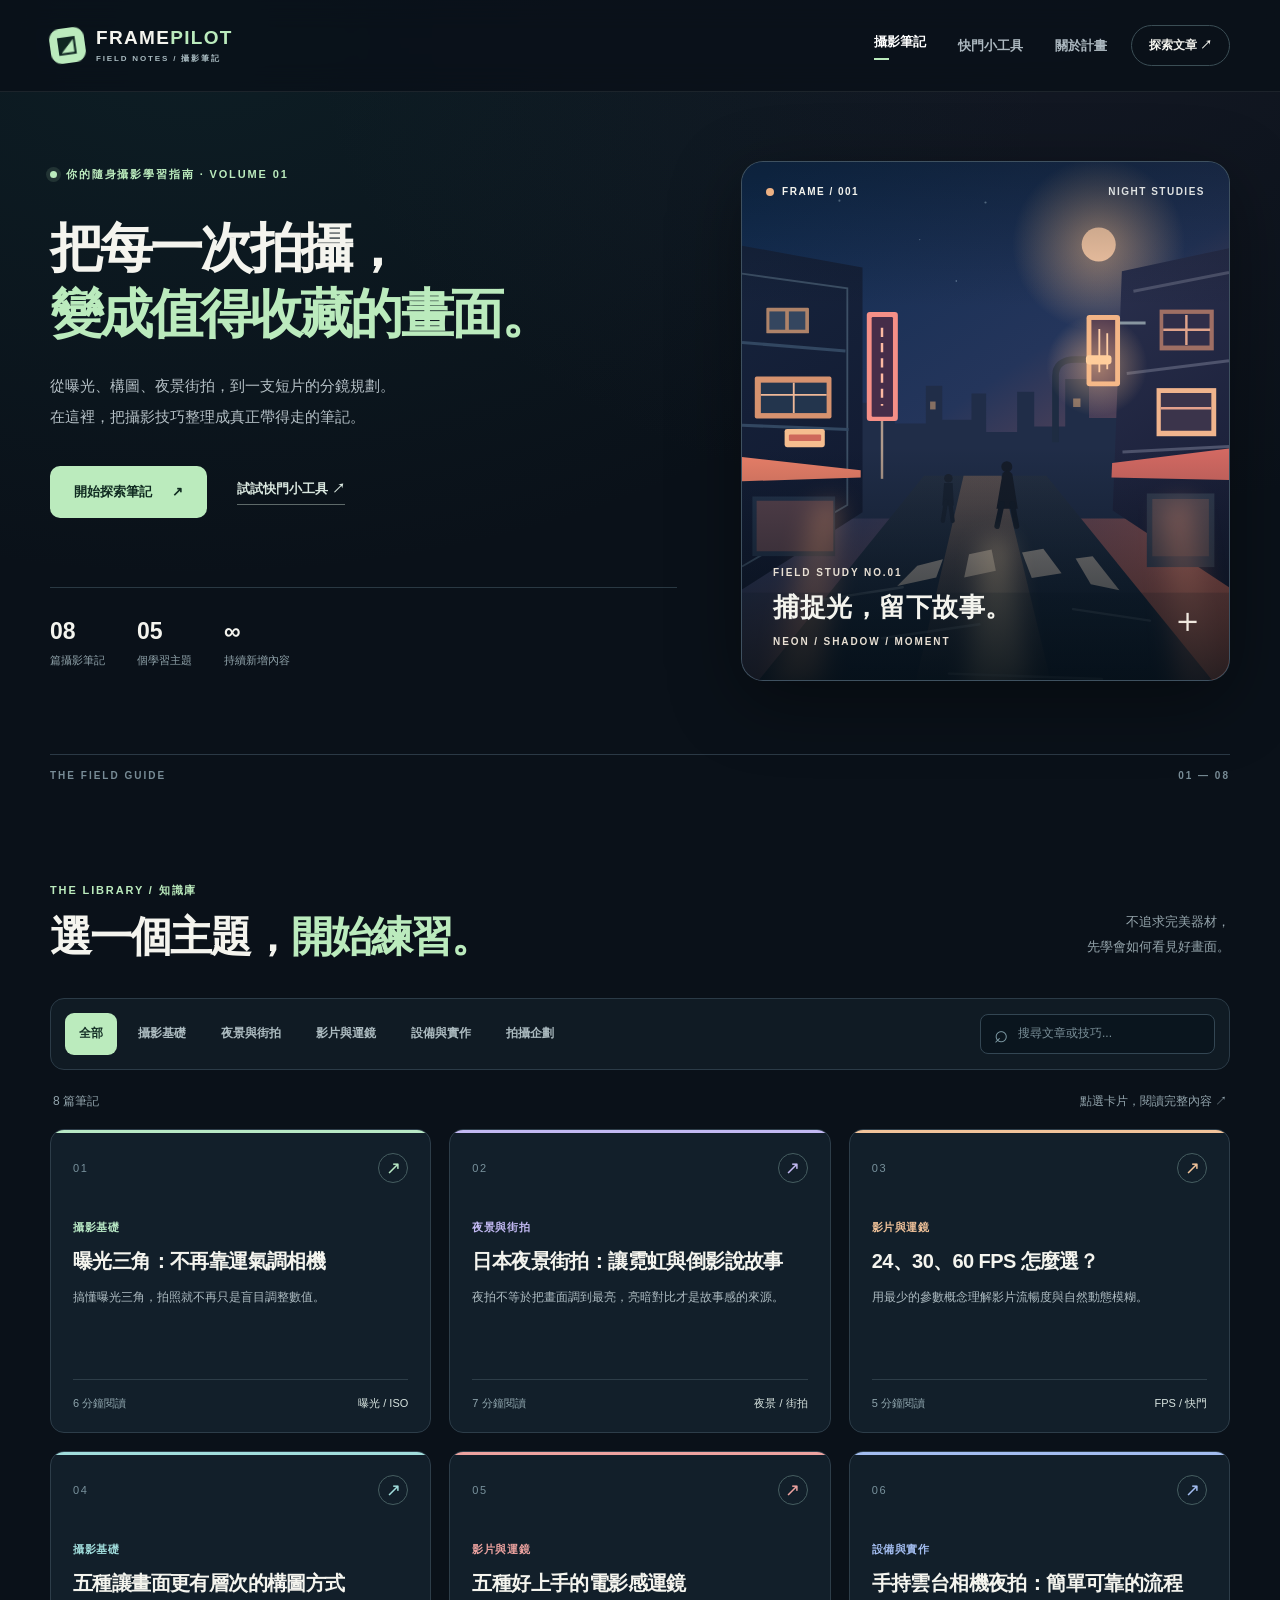
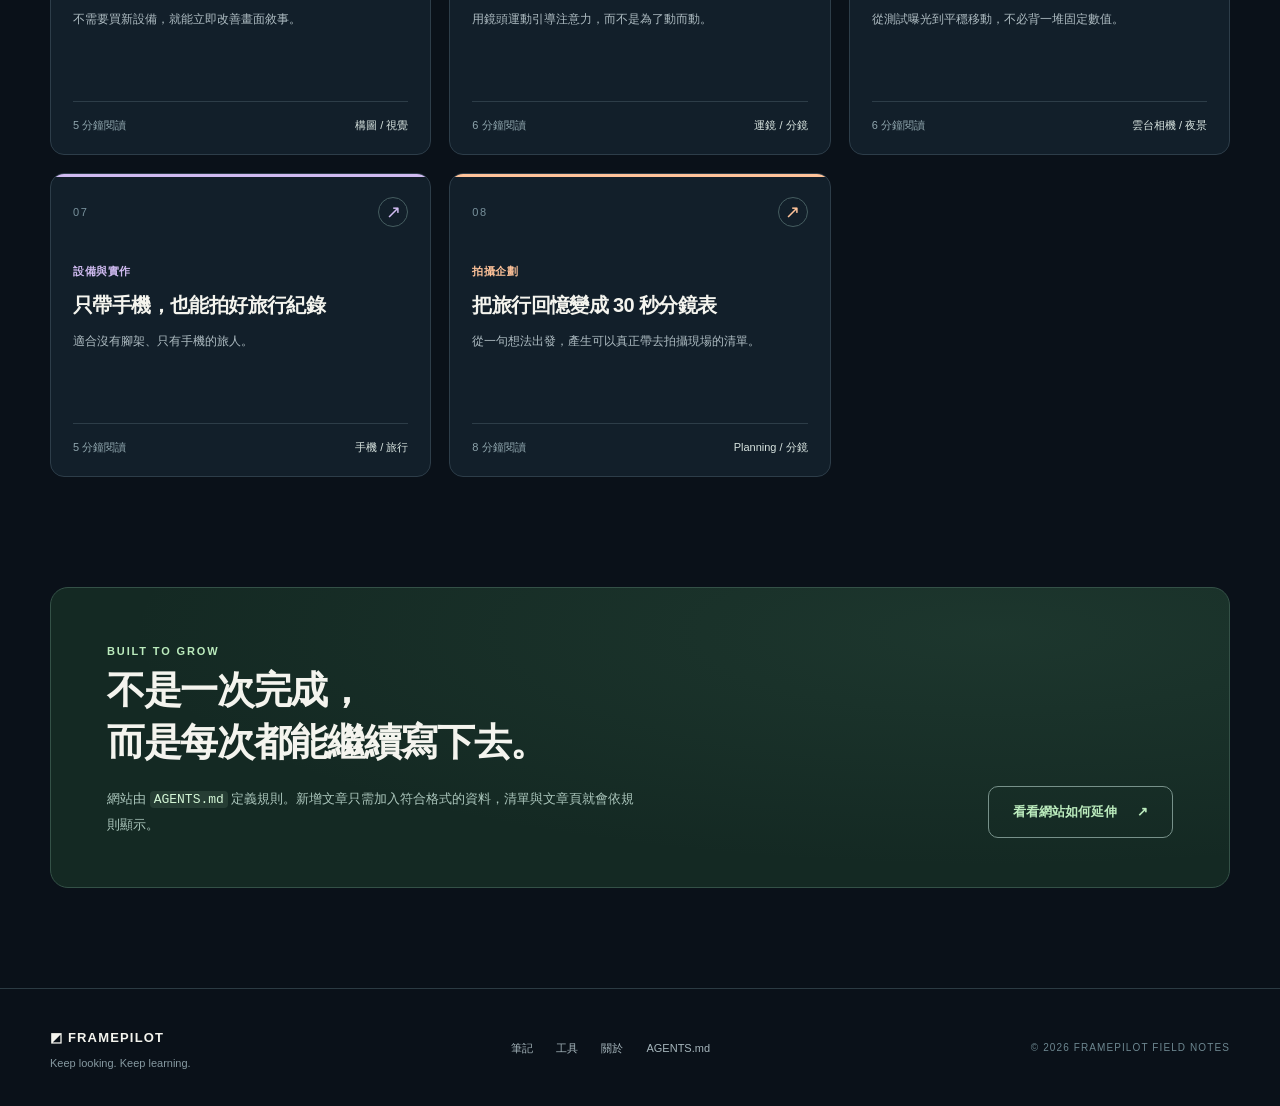
<file: index.html>
<!doctype html>
<html lang="zh-Hant">
<head>
  <meta charset="utf-8" />
  <meta name="viewport" content="width=device-width, initial-scale=1" />
  <meta name="description" content="FramePilot Field Notes：可持續擴充的繁體中文攝影知識網站，從基礎曝光到旅行分鏡。" />
  <meta name="theme-color" content="#0b131c" />
  <title>FramePilot Field Notes — 攝影筆記</title>
  <link rel="stylesheet" href="assets/css/style.css" />
  <script src="assets/js/articles.js" defer></script>
  <script src="assets/js/site.js" defer></script>
</head>
<body data-page="home">
  <a class="skip-link" href="#main">跳到主要內容</a>
  <header class="site-header">
    <div class="container nav-container">
      <a href="index.html" class="brand" aria-label="FramePilot 首頁"><span class="brand-symbol" aria-hidden="true">◩</span><span>FRAME<span class="brand-accent">PILOT</span><small>FIELD NOTES / 攝影筆記</small></span></a>
      <nav class="nav-links" aria-label="主要選單"><a class="active" href="index.html">攝影筆記</a><a href="tools.html">快門小工具</a><a href="about.html">關於計畫</a></nav>
      <a class="nav-action" href="#library">探索文章 <span aria-hidden="true">↗</span></a>
    </div>
  </header>
  <main id="main">
    <section class="hero container" aria-labelledby="hero-title">
      <div class="hero-copy">
        <span class="eyebrow"><span class="status-dot"></span> 你的隨身攝影學習指南 · VOLUME 01</span>
        <h1 id="hero-title">把每一次拍攝，<br /><span>變成值得收藏的畫面。</span></h1>
        <p class="hero-lede">從曝光、構圖、夜景街拍，到一支短片的分鏡規劃。<br class="desktop-only" />在這裡，把攝影技巧整理成真正帶得走的筆記。</p>
        <div class="hero-actions"><a class="btn btn-primary" href="#library">開始探索筆記 <span aria-hidden="true">↗</span></a><a class="text-link" href="tools.html">試試快門小工具 <span aria-hidden="true">↗</span></a></div>
        <div class="hero-stats" aria-label="網站內容摘要"><div><strong id="stat-articles">08</strong><span>篇攝影筆記</span></div><div><strong id="stat-categories">04</strong><span>個學習主題</span></div><div><strong>∞</strong><span>持續新增內容</span></div></div>
      </div>
      <div class="hero-art" aria-label="夜晚城市與雨後反光的攝影概念插畫">
        <img src="assets/img/nightwalk.svg" alt="藍紫色的夜晚城市街道，霓虹燈映照在雨後路面上" />
        <div class="art-overlay-top"><span class="art-dot"></span> FRAME / 001 <span class="art-time">NIGHT STUDIES</span></div>
        <div class="art-overlay-bottom"><span>FIELD STUDY NO.01</span><strong>捕捉光，留下故事。</strong><small>NEON / SHADOW / MOMENT</small></div>
        <span class="art-crosshair" aria-hidden="true">＋</span>
      </div>
    </section>
    <div class="container"><div class="separator"><span>THE FIELD GUIDE</span><span id="library-range">01 — 08</span></div></div>
    <section id="library" class="library container" aria-labelledby="library-title">
      <div class="section-head"><div><p class="section-kicker">THE LIBRARY / 知識庫</p><h2 id="library-title">選一個主題，<span>開始練習。</span></h2></div><p>不追求完美器材，<br />先學會如何看見好畫面。</p></div>
      <div class="filter-toolbar"><div id="category-filters" class="category-filters" role="group" aria-label="文章分類"></div><label class="search-field"><span aria-hidden="true">⌕</span><span class="sr-only">搜尋文章</span><input id="search" type="search" placeholder="搜尋文章或技巧..." autocomplete="off" /></label></div>
      <div class="results-heading"><span id="results-count" aria-live="polite">載入文章中...</span><span>點選卡片，閱讀完整內容 ↗</span></div>
      <div id="article-grid" class="article-grid"></div>
      <div id="empty-state" class="empty-state" hidden>沒有找到相關筆記。試著換個關鍵字或分類。</div>
    </section>
    <section class="bottom-cta container"><div><span class="section-kicker">BUILT TO GROW</span><h2>不是一次完成，<br />而是每次都能繼續寫下去。</h2><p>網站由 <code>AGENTS.md</code> 定義規則。新增文章只需加入符合格式的資料，清單與文章頁就會依規則顯示。</p></div><a class="btn btn-outline" href="about.html">看看網站如何延伸 <span aria-hidden="true">↗</span></a></section>
  </main>
  <footer class="site-footer"><div class="container footer-inner"><div><strong>◩ FRAMEPILOT</strong><p>Keep looking. Keep learning.</p></div><div class="footer-links"><a href="index.html">筆記</a><a href="tools.html">工具</a><a href="about.html">關於</a><a href="AGENTS.md">AGENTS.md</a></div><span>© 2026 FRAMEPILOT FIELD NOTES</span></div></footer>
</body>
</html>
</file>
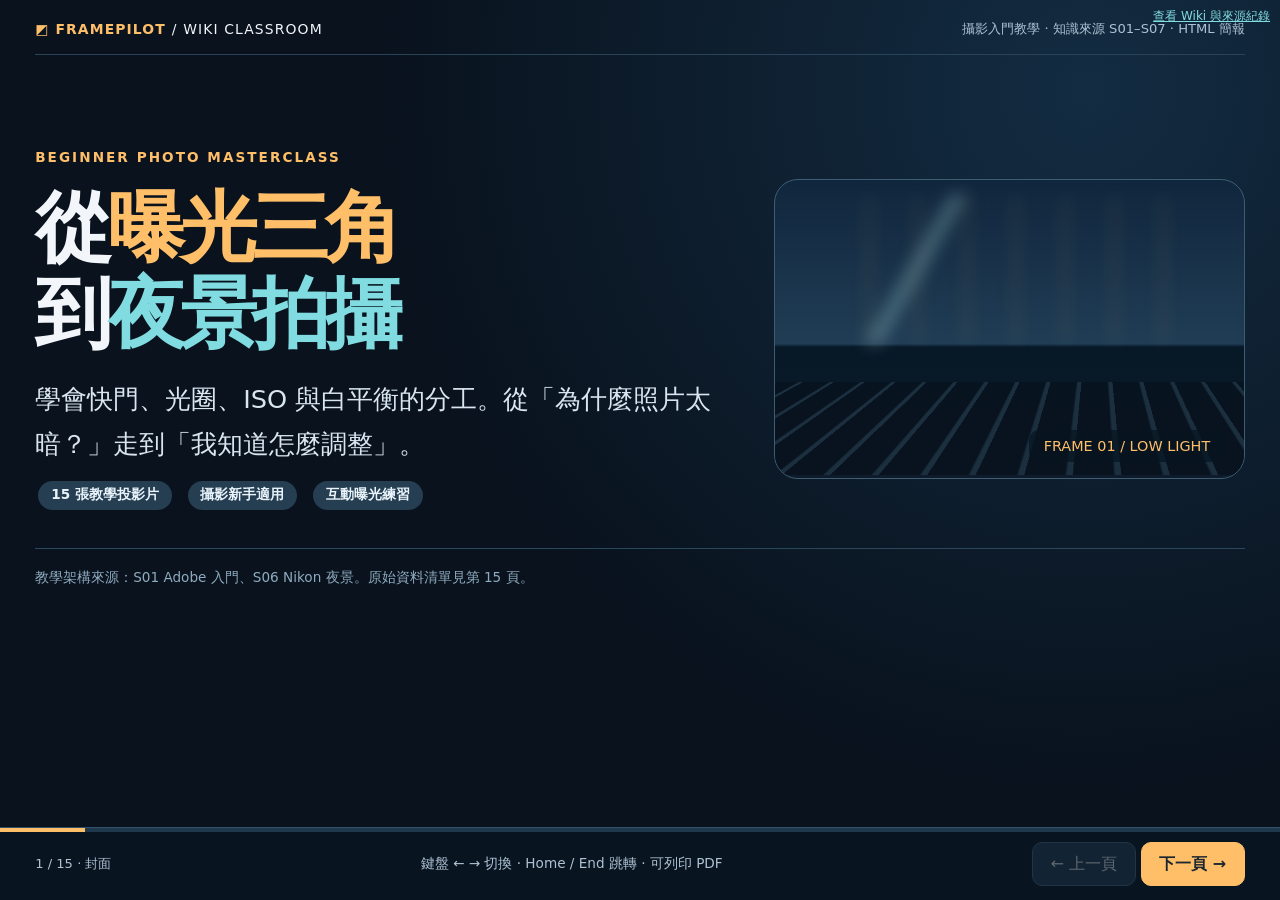
<file: week10/index.html>
<!DOCTYPE html>
<html lang="zh-Hant">
<head>
<meta charset="UTF-8">
<meta name="viewport" content="width=device-width,initial-scale=1.0">
<meta name="description" content="FramePilot 教學簡報：從曝光三角到夜景攝影，附攝影原理、互動曝光模擬與來源對照。">
<title>FramePilot 教學簡報｜從曝光三角到夜景拍攝</title>
<style>
:root{color-scheme:dark;--bg:#09121d;--card:#122435;--card2:#192e41;--line:#335063;--ink:#f2f5f9;--muted:#aec2d4;--gold:#ffbf69;--cyan:#81dce1;--coral:#ff8a7c;--ok:#9ce2b9}*{box-sizing:border-box}body{margin:0;background:radial-gradient(circle at 85% 10%,#132c42 0,#09121d 52%);font-family:system-ui,-apple-system,"Noto Sans TC","Microsoft JhengHei",sans-serif;color:var(--ink)}button,a,select{font:inherit}button{cursor:pointer}a{color:var(--cyan)}.app{max-width:1360px;margin:0 auto;min-height:100svh;padding:1rem 2.2rem 5.8rem}.top{display:flex;justify-content:space-between;align-items:center;gap:1rem;padding:.25rem 0 1rem;border-bottom:1px solid #294358}.brand{letter-spacing:.08em;color:var(--gold);font-size:.87rem;font-weight:750}.brand span{color:var(--ink);font-weight:400}.small{font-size:.82rem;color:var(--muted)}.slide{display:none;min-height:calc(100svh - 176px);padding:clamp(1.5rem,4vw,4.2rem) 0 3rem;animation:fade .25s ease}.slide.active{display:block}@keyframes fade{from{opacity:.15;transform:translateY(10px)}to{opacity:1;transform:translateY(0)}}.eyebrow{font-size:.85rem;color:var(--gold);letter-spacing:.15em;text-transform:uppercase;font-weight:780;margin:0 0 .9rem}h1{font-size:clamp(2.7rem,6vw,5.8rem);letter-spacing:-.06em;line-height:1.12;margin:0 0 1.25rem}h2{font-size:clamp(2rem,4vw,3.8rem);letter-spacing:-.05em;line-height:1.18;margin:0 0 1.25rem}h3{font-size:1.3rem;margin:0 0 .65rem}p{line-height:1.9;color:var(--muted);font-size:clamp(1rem,1.5vw,1.2rem);margin:.7rem 0}.lead{font-size:clamp(1.1rem,2vw,1.6rem);line-height:1.75;max-width:880px;color:#d9e6f0}.gold{color:var(--gold)}.cyan{color:var(--cyan)}.coral{color:var(--coral)}.kicker{font-weight:700;color:var(--ink)}.grid{display:grid;gap:1rem}.two{grid-template-columns:repeat(2,minmax(0,1fr))}.three{grid-template-columns:repeat(3,minmax(0,1fr))}.card{background:linear-gradient(145deg,rgba(26,49,69,.96),rgba(15,31,47,.96));border:1px solid #29485e;border-radius:18px;padding:1.45rem}.card p{font-size:1.02rem}.card strong{color:#fff}.stat{font-size:clamp(2.3rem,4.5vw,4.3rem);line-height:1.2;font-weight:850;letter-spacing:-.06em;color:var(--gold)}.pill{display:inline-block;padding:.35rem .8rem;border-radius:999px;background:#263e51;color:#e8f3fb;font-size:.85rem;font-weight:650;margin:.2rem}.tag{color:var(--cyan);font-size:.78rem;font-weight:700;letter-spacing:.08em}.foot{margin-top:2.2rem;color:#8eabbf;font-size:.85rem;border-top:1px solid #29485e;padding-top:1rem}.foot a{word-break:break-word}.hero{display:grid;grid-template-columns:1.2fr .8fr;gap:2rem;align-items:center;padding-top:2.4rem}.scene{min-height:300px;background:linear-gradient(180deg,#10263d 0%,#203d55 55%,#071827 56%,#0d1b2a 100%);border-radius:24px;border:1px solid #3e5d73;position:relative;overflow:hidden}.scene:before{content:"";position:absolute;inset:5% 15% 45%;background:repeating-linear-gradient(90deg,transparent 0 22px,#ffbf6930 23px 25px,transparent 26px 49px),linear-gradient(120deg,transparent 25%,#b0dfe14f 26% 29%,transparent 30%);filter:blur(8px)}.scene:after{content:"";position:absolute;left:-20%;right:-20%;bottom:0;height:40%;background:repeating-linear-gradient(108deg,#06111d 0 30px,#1c3140 32px 36px);opacity:.9;transform:perspective(180px) rotateX(42deg)}.scene-label{position:absolute;right:1.2rem;bottom:1rem;font-size:.9rem;color:var(--gold);z-index:1;background:#071522bb;padding:.5rem .9rem;border-radius:10px}.triangle{position:relative;height:340px;max-width:630px;margin:1rem auto;background:linear-gradient(150deg,#122637,#122637);border-radius:24px;border:1px solid #28495d}.triangle svg{position:absolute;inset:0;width:100%;height:100%}.bubble{position:absolute;width:155px;padding:.9rem;border-radius:16px;text-align:center;transform:translate(-50%,-50%);background:#1a3a50;border:1px solid #55798f;box-shadow:0 10px 28px #0004}.bubble b{display:block;font-size:1.15rem;color:#fff}.bubble span{font-size:.84rem;color:var(--muted)}.bubble.a{top:20%;left:50%}.bubble.b{top:78%;left:23%}.bubble.c{top:78%;left:77%}.metric{display:flex;justify-content:space-between;align-items:center;gap:1rem;padding:.9rem 0;border-bottom:1px solid #2a4759}.metric b{color:#fff}.meter{height:18px;background:#243d52;border-radius:50px;overflow:hidden;max-width:450px;margin:1rem 0}.meter>div{height:100%;width:50%;background:linear-gradient(90deg,#398d9d,var(--gold));transition:width .2s}.controls{display:flex;gap:1rem;flex-wrap:wrap;align-items:end}.controls label{font-size:.85rem;color:var(--muted);display:grid;gap:.4rem}select{color:var(--ink);background:#1b3549;border:1px solid #56778b;border-radius:10px;padding:.75rem;min-width:130px}.strongline{background:#1e374b;border-left:4px solid var(--gold);padding:1rem 1.2rem;border-radius:0 14px 14px 0;margin:1.2rem 0;color:#e5f2fb;font-size:1.08rem;line-height:1.8}.diagram-row{display:flex;gap:.6rem;align-items:center;flex-wrap:wrap}.track{flex:1;min-width:160px;border:1px solid #416379;border-radius:13px;background:#1b364b;padding:.85rem}.track .bar{height:10px;background:var(--gold);border-radius:8px;margin:.75rem 0}.track p{margin:0;font-size:.94rem}.swatch{height:90px;border-radius:16px;display:grid;place-items:center;font-size:1rem;font-weight:700}.qbtn{display:block;width:100%;text-align:left;background:#1a3449;border:1px solid #456279;border-radius:12px;color:var(--ink);padding:1rem;margin:.65rem 0}.qbtn:hover,.qbtn:focus-visible{outline:2px solid var(--gold)}.qbtn.correct{background:#1b5447;border-color:var(--ok)}.qbtn.wrong{background:#653b3f;border-color:var(--coral)}#quiz-feedback{min-height:45px;color:var(--gold);font-size:1.1rem}.chip-list{display:flex;gap:.6rem;flex-wrap:wrap}.outline{display:grid;grid-template-columns:repeat(3,minmax(0,1fr));gap:.85rem}.outline .card{font-size:1.05rem}.source-list{font-size:.95rem;line-height:1.85}.source-list li{margin:.45rem 0}.toolbar{position:fixed;bottom:0;left:0;right:0;background:#091521ef;backdrop-filter:blur(14px);border-top:1px solid #31516a;padding:.9rem 2.2rem;z-index:4}.toolbar-inner{max-width:1360px;margin:auto;display:flex;align-items:center;gap:1.2rem;justify-content:space-between}.progress{height:4px;background:#1f384b;position:absolute;top:0;left:0;right:0}.progress>div{width:7%;height:100%;background:var(--gold);transition:width .25s}.btn{background:#25465b;border:1px solid #50718a;border-radius:10px;padding:.63rem 1.1rem;color:#fff}.btn.main{background:var(--gold);color:#1b2630;font-weight:800;border-color:var(--gold)}.btn:disabled{opacity:.35;cursor:default}.help{font-size:.85rem;color:var(--muted)}.source-meta{color:#92adbd;font-size:.86rem;margin-top:1rem}.check{list-style:none;padding:0;margin:1.2rem 0}.check li{padding:.75rem 0;border-bottom:1px solid #274559;font-size:1.15rem}.check li::before{content:'✓';color:var(--ok);margin-right:1rem}.arrows{font-size:1.2rem;color:var(--gold)}
@media(max-width:850px){.app{padding:1rem 1.1rem 6rem}.hero,.two,.three,.outline{grid-template-columns:1fr}.slide{min-height:calc(100svh - 150px);padding:2rem 0 3.5rem}.triangle{height:290px}.bubble{width:120px;padding:.65rem}.toolbar{padding:.8rem 1rem}.help{display:none}h1{font-size:clamp(2.5rem,9vw,4rem)}.scene{min-height:215px}}
@media print{body{background:#fff;color:#111}.app{max-width:none}.slide,.slide.active{display:block!important;min-height:95vh;page-break-after:always;padding:2rem}h1,h2{color:#0b2235}.card,.triangle{color:#fff}p,.lead{color:#344c60}.toolbar{display:none}.top{color:#222}.foot{color:#222}}
</style>
</head>
<body>
<div class="app">
  <header class="top"><div class="brand">◩ FRAMEPILOT <span>/ WIKI CLASSROOM</span></div><div class="small">攝影入門教學 · 知識來源 S01–S07 · HTML 簡報</div></header>
  <main>
  <section class="slide active" data-title="封面" data-ref="S01,S06">
   <div class="hero"><div><p class="eyebrow">BEGINNER PHOTO MASTERCLASS</p><h1>從<span class="gold">曝光三角</span><br>到<span class="cyan">夜景拍攝</span></h1><p class="lead">學會快門、光圈、ISO 與白平衡的分工。從「為什麼照片太暗？」走到「我知道怎麼調整」。</p><div class="chip-list"><span class="pill">15 張教學投影片</span><span class="pill">攝影新手適用</span><span class="pill">互動曝光練習</span></div></div><div class="scene" role="img" aria-label="深藍色城市夜景的抽象示意圖"><span class="scene-label">FRAME 01 / LOW LIGHT</span></div></div><p class="foot">教學架構來源：S01 Adobe 入門、S06 Nikon 夜景。原始資料清單見第 15 頁。</p>
  </section>
  <section class="slide" data-title="學習目標" data-ref="S01"><p class="eyebrow">01 / COURSE OBJECTIVES</p><h2>今天只需要帶走 <span class="gold">3 件事</span></h2><div class="grid three"><div class="card"><div class="stat">01</div><h3>判斷問題</h3><p>照片太暗、主體糊掉、顏色偏黃時，先找到是哪種問題。</p></div><div class="card"><div class="stat">02</div><h3>選對控制項</h3><p>知道光圈、快門、ISO、白平衡各自影響什麼。</p></div><div class="card"><div class="stat">03</div><h3>拍出夜景</h3><p>用簡單的試拍流程，避免直接套用不適合現場的固定數字。</p></div></div><div class="strongline">學習順序：先理解光線，再理解動態，再控制雜訊與色彩，最後整合到夜景。</div><p class="foot">知識來源：S01</p></section>
  <section class="slide" data-title="曝光三角" data-ref="S01,S02"><p class="eyebrow">02 / EXPOSURE TRIANGLE</p><h2>什麼是<span class="gold">曝光三角</span>？</h2><div class="grid two"><div class="triangle" role="img" aria-label="曝光三角示意圖，頂端是光圈，左下快門，右下 ISO"><svg viewBox="0 0 600 340" aria-hidden="true"><path d="M300 86 L130 255 L470 255 Z" stroke="#f4bb6b" stroke-width="4" fill="#ffbf6909"/><path d="M300 86 L300 255 M130 255 L385 170 M470 255 L215 170" stroke="#659db0" stroke-dasharray="6 10" stroke-width="2"/></svg><div class="bubble a"><b>光圈</b><span>進光量、景深</span></div><div class="bubble b"><b>快門</b><span>曝光時間、動態</span></div><div class="bubble c"><b>ISO</b><span>亮度、雜訊權衡</span></div></div><div class="card"><h3>三個參數，不是三種魔法</h3><p><b class="gold">光圈</b> 控制鏡頭開口大小（可調整的鏡頭）。</p><p><b class="cyan">快門</b> 控制每張照片接收光的時間。</p><p><b class="coral">ISO</b> 影響影像訊號增益與亮度，不會讓更多光子穿過鏡頭。</p><div class="strongline">畫面太暗時，先問：「我能放慢快門嗎？可以開大光圈嗎？需要提高 ISO 嗎？」</div></div></div><p class="foot">知識來源：S01 Adobe、S02 Nikon</p></section>
  <section class="slide" data-title="光圈與景深" data-ref="S02"><p class="eyebrow">03 / APERTURE</p><h2>光圈：<span class="gold">f 值越小</span>，開口通常越大</h2><div class="grid two"><div class="card"><h3>f/2.8</h3><div style="display:grid;place-items:center;min-height:170px"><div style="width:140px;height:140px;border:26px solid #29465b;border-radius:50%;background:#ffbf69;box-shadow:0 0 0 5px #54798d"></div></div><p>較大開口，較多光線；常可讓背景更模糊（也受焦距與距離影響）。</p></div><div class="card"><h3>f/8</h3><div style="display:grid;place-items:center;min-height:170px"><div style="width:140px;height:140px;border:50px solid #29465b;border-radius:50%;background:#ffbf69;box-shadow:0 0 0 5px #54798d"></div></div><p>較小開口，進光量較少；在其他條件相近時景深通常較大。</p></div></div><div class="strongline">不是所有裝置都能調光圈。若手機／固定光圈相機沒有此功能，就改調快門、ISO 或現場光線。</div><p class="foot">知識來源：S02 Nikon</p></section>
  <section class="slide" data-title="快門與動態" data-ref="S03"><p class="eyebrow">04 / SHUTTER SPEED</p><h2>快門：拍下一瞬間，<span class="cyan">或留下運動軌跡</span></h2><div class="grid two"><div class="card"><div class="stat">1/1000 s</div><h3>快快門</h3><p>曝光時間短，容易把奔跑、跳躍等動作凝結清楚；但是進光時間較少。</p><div class="track"><div class="bar" style="width:10%"></div><p>時間短 → 進光較少</p></div></div><div class="card"><div class="stat">1/15 s</div><h3>慢快門</h3><p>曝光時間長，能增加進光與捕捉動態模糊；手持時也更容易晃動。</p><div class="track"><div class="bar" style="width:94%"></div><p>時間長 → 容易出現動態模糊</p></div></div></div><div class="strongline">問題：「夜景行人模糊？」先考慮是不是快門太慢，而不是一味降低 ISO。</div><p class="foot">知識來源：S03 Nikon</p></section>
  <section class="slide" data-title="ISO 與雜訊" data-ref="S04"><p class="eyebrow">05 / ISO</p><h2>ISO：讓畫面更亮，<span class="coral">也可能更吵</span></h2><div class="grid three"><div class="card"><div class="stat">100</div><h3>低 ISO</h3><p>適合光線充足的環境。當快門與光圈固定，畫面可能較暗。</p></div><div class="card"><div class="stat">800</div><h3>中等 ISO</h3><p>對低光拍攝是可嘗試的範圍；仍須視現場光量與設備而定。</p></div><div class="card"><div class="stat">3200</div><h3>高 ISO</h3><p>可維持較快快門，但畫面雜訊與可用動態範圍可能受到影響。</p></div></div><div class="strongline">ISO 不是讓鏡頭「吸到更多光」。提高 ISO 不等於修復真正缺少的光線資訊。</div><p class="foot">知識來源：S04 Nikon</p></section>
  <section class="slide" data-title="互動曝光模擬" data-ref="S01,S02,S04"><p class="eyebrow">06 / INTERACTIVE EXERCISE</p><h2>試著調整參數：<span class="gold">相對亮度</span>怎麼變？</h2><div class="card"><div class="controls"><label>光圈（f 值）<select id="ap"><option value="2.8">f/2.8</option><option value="4" selected>f/4</option><option value="5.6">f/5.6</option><option value="8">f/8</option></select></label><label>快門時間<select id="ss"><option value="0.004">1/250 s</option><option value="0.008" selected>1/125 s</option><option value="0.0166667">1/60 s</option><option value="0.0333333">1/30 s</option></select></label><label>ISO<select id="iso"><option>100</option><option>200</option><option selected>400</option><option>800</option><option>1600</option></select></label></div><div class="metric"><span>相對亮度（僅教學比較）</span><strong id="exposure-value" class="stat">1.00×</strong></div><div class="meter"><div id="exposure-bar" style="width:50%"></div></div><p id="ev-label" style="color:var(--cyan)">基準：f/4、1/125 s、ISO 400</p></div><div class="strongline">嘗試：將 ISO 400 改成 800，再將快門從 1/125 改成 1/250。你會發現兩者在亮度上可以互相補償，但「動態模糊」仍不一樣。</div><p class="foot">來源：S01、S02、S04。簡化模型以曝光時間 / 光圈 f 值平方 × ISO 比率作相對比較，非真實成像品質模擬。</p></section>
  <section class="slide" data-title="白平衡" data-ref="S05"><p class="eyebrow">07 / WHITE BALANCE</p><h2>白平衡：<span class="cyan">白色看起來像白色</span></h2><div class="grid three"><div class="card"><div class="swatch" style="background:linear-gradient(90deg,#324b78,#5e91c4);color:#fff">偏冷畫面</div><h3>偏藍</h3><p>光源與設定不匹配時，照片可能出現冷色偏移。</p></div><div class="card"><div class="swatch" style="background:linear-gradient(90deg,#e6d7b7,#e9e4d6);color:#203245">接近中性</div><h3>自然呈現</h3><p>Auto WB 常是初學者很好的第一步。</p></div><div class="card"><div class="swatch" style="background:linear-gradient(90deg,#d27939,#ffc46f);color:#362214">偏暖畫面</div><h3>偏黃／橘</h3><p>街燈、夕陽可能本來就偏暖，不一定要全部校成中性。</p></div></div><div class="strongline">如果要連續拍攝多張或多段片，可以考慮固定白平衡以減少色彩跳動；不要把「設定的 Kelvin 數字」直接當成畫面暖度。</div><p class="foot">知識來源：S05 Adobe</p></section>
  <section class="slide" data-title="夜景四步驟" data-ref="S06,S03,S04,S05"><p class="eyebrow">08 / NIGHT PHOTOGRAPHY</p><h2>夜景不必先背參數。<span class="gold">先用流程試拍</span></h2><div class="outline"><div class="card"><span class="tag">STEP 01</span><h3>先找主體</h3><p>先決定要拍霓虹招牌、行人剪影，還是雨後地面倒影。</p></div><div class="card"><span class="tag">STEP 02</span><h3>觀察亮部</h3><p>避免招牌亮到細節消失，先以自動設定試拍並看畫面。</p></div><div class="card"><span class="tag">STEP 03</span><h3>決定動態</h3><p>拍清楚行人就避免太慢的快門；想拍光軌就考慮照片長曝光與腳架。</p></div><div class="card"><span class="tag">STEP 04</span><h3>控制雜訊／色彩</h3><p>依亮度調 ISO；白平衡先 Auto，想穩定色調再固定。</p></div><div class="card"><span class="tag">VERIFY</span><h3>放大檢查</h3><p>看清晰度、亮部是否過曝、暗部雜訊與顏色是否符合目的。</p></div><div class="card"><span class="tag">ITERATE</span><h3>再拍一次</h3><p>一次只改一兩個條件，比亂調全部參數更能學到原因。</p></div></div><p class="foot">知識來源：S06 Nikon 夜景；輔助 S03、S04、S05</p></section>
  <section class="slide" data-title="照片 vs 影片" data-ref="S06,S07"><p class="eyebrow">09 / PHOTO ≠ VIDEO</p><h2>照片長曝光，不等於影片快門</h2><div class="grid two"><div class="card"><h3 class="gold">照片：光軌</h3><div class="stat">2 s</div><p>可以用腳架拍長曝光照片，讓移動車燈留下連續軌跡。範例秒數不是任何場景的固定最佳值。</p><span class="pill">靜態照片</span><span class="pill">腳架</span></div><div class="card"><h3 class="cyan">影片：24 fps</h3><div class="stat">~1/50 s</div><p>常見的 180° 快門原則：24 fps 每格約 1/48 秒，設備若沒有此值可用 1/50 秒作接近起點。</p><span class="pill">連續影格</span><span class="pill">自然運動模糊</span></div></div><div class="strongline">不能把「照片快門 2 秒」直接套在正常 24 fps 影片裡。先選擇影像類型，再談相機參數。</div><p class="foot">知識來源：S06 夜景長曝光、S07 Nikon 影片 FPS</p></section>
  <section class="slide" data-title="情境練習" data-ref="S03,S04,S06"><p class="eyebrow">10 / PRACTICAL SCENARIO</p><h2>現在你是攝影師：<span class="gold">該先調哪裡？</span></h2><div class="grid two"><div class="card"><p class="tag">情境 A</p><h3>夜市裡的行人拍起來模糊</h3><p>你想保留行人的清晰輪廓，而不是拍出拖影。</p><p class="kicker">優先考慮：較快的快門；光線不足再處理 ISO／補光。</p></div><div class="card"><p class="tag">情境 B</p><h3>橋上的車流想拍成光線軌跡</h3><p>你想讓車燈留下延伸線條，而且是**拍照片**。</p><p class="kicker">優先考慮：穩固腳架 + 較長曝光，再調整曝光以免過亮。</p></div></div><div class="strongline">同樣是夜景，想「凝結動作」與想「看見動態」需要不同快門決策。</div><p class="foot">知識來源：S03、S04、S06</p></section>
  <section class="slide" data-title="三題小測驗" data-ref="S01,S03,S04,S06"><p class="eyebrow">11 / QUICK CHECK</p><h2>一題小測驗，確認你真的懂了</h2><div class="grid two"><div class="card"><p class="kicker">情境：在夜晚拍攝走動的人，照片模糊。希望人更清楚。</p><h3>你會優先做什麼？</h3><button class="qbtn" data-right="false">A. 快門從 1/125 改成 1/15 秒</button><button class="qbtn" data-right="true">B. 快門從 1/15 改成 1/125 秒，若太暗再增加 ISO 或補光</button><button class="qbtn" data-right="false">C. 不動快門，只改白平衡</button><p id="quiz-feedback" aria-live="polite"></p></div><div class="card"><h3>提示：回想三角形的分工</h3><p>快門：動態與曝光時間</p><p>ISO：亮度與雜訊取捨</p><p>白平衡：色彩，並不是讓主體更清楚的工具</p><div class="strongline">先解決「模糊」，再解決因此產生的「太暗」。</div></div></div><p class="foot">知識來源：S01、S03、S04、S06</p></section>
  <section class="slide" data-title="重點回顧" data-ref="S01,S05,S06,S07"><p class="eyebrow">12 / TAKEAWAYS</p><h2>學會攝影的核心是：<span class="cyan">知道為什麼</span></h2><ul class="check"><li>模糊：先判斷快門與主體／相機的移動。</li><li>太暗：評估快門、可調光圈、ISO 或改善光源。</li><li>雜訊：記住提高 ISO 是一種取捨，不能取代進光。</li><li>顏色不自然：檢查白平衡與混合光源。</li><li>影片與照片：先區分成像模式，別混用快門規則。</li></ul><div class="strongline">練習任務：到夜間街道拍「一張清楚的行人照片」與「一張光軌照片」，記錄兩者快門選擇如何不同。</div><p class="foot">知識來源：S01、S05、S06、S07</p></section>
  <section class="slide" data-title="流程與知識來源" data-ref="S01,S02,S03,S04,S05,S06,S07"><p class="eyebrow">13 / LLM WIKI WORKFLOW</p><h2>這份簡報的<span class="gold">知識路徑</span></h2><div class="grid three"><div class="card"><h3>① 取得資料</h3><p>選擇根據 Adobe / Nikon 官方教學製作的 7 份中文來源摘要卡，保留來源網址。</p></div><div class="card"><h3>② 建立 Wiki</h3><p>已逐篇整理 7 份來源摘要卡到 Wiki，並建立曝光、快門、ISO、白平衡等概念頁。</p></div><div class="card"><h3>③ 查核並生成</h3><p>Query → 查來源 → 檢查內容 → 輸出 HTML → 實測互動與閱讀順序。</p></div></div><div class="strongline">這份教學簡報依 7 份已整理進 Wiki 的攝影來源摘要卡製作，含來源核查與使用限制；資料不是原始網站全文擷取。</div><p class="foot">資料來源 S01–S07；完整操作與迴圈說明見 docs/workflow.md。</p></section>
  <section class="slide" data-title="參考資料" data-ref="S01,S02,S03,S04,S05,S06,S07"><p class="eyebrow">14 / SOURCES</p><h2>教材參考來源</h2><div class="grid two"><div class="card"><ol class="source-list"><li>S01 <a href="https://www.adobe.com/creativecloud/photography/basics.html" target="_blank" rel="noopener">Adobe — Photography Basics</a></li><li>S02 <a href="https://www.nikonusa.com/learn-and-explore/c/tips-and-techniques/a-basic-look-at-the-basics-of-exposure" target="_blank" rel="noopener">Nikon — Basics of Exposure</a></li><li>S03 <a href="https://www.nikonusa.com/learn-and-explore/c/tips-and-techniques/understanding-shutter-speed" target="_blank" rel="noopener">Nikon — Understanding Shutter Speed</a></li><li>S04 <a href="https://www.nikonusa.com/learn-and-explore/c/products-and-innovation/iso-control" target="_blank" rel="noopener">Nikon — ISO Control</a></li></ol></div><div class="card"><ol start="5" class="source-list"><li>S05 <a href="https://www.adobe.com/creativecloud/photography/technique/white-balance.html" target="_blank" rel="noopener">Adobe — White Balance</a></li><li>S06 <a href="https://www.nikonusa.com/learn-and-explore/c/tips-and-techniques/taking-pictures-at-dusk-and-at-night" target="_blank" rel="noopener">Nikon — Dusk and Night</a></li><li>S07 <a href="https://www.nikonusa.com/learn-and-explore/c/tips-and-techniques/introduction-to-iso-aperture-shutter-speed-other-advanced-settings-for-hdslr-video" target="_blank" rel="noopener">Nikon — Video Settings</a></li></ol></div></div><div class="strongline">課程成果：了解曝光三角及其取捨，並能使用可靠的資料來源解釋夜景拍攝。<br><small>本教材採重新整理的繁體中文敘述；原始文章著作權屬原出版者。</small></div><p class="foot">FramePilot / LLM Wiki 教學簡報 · 2026</p></section>
  </main>
</div>
<nav class="toolbar" aria-label="簡報導覽"><div class="progress"><div id="progress-bar"></div></div><div class="toolbar-inner"><div class="small" id="page-count" aria-live="polite">1 / 14 · 封面</div><div class="help">鍵盤 ← → 切換 · Home / End 跳轉 · 可列印 PDF</div><div><button class="btn" id="prev" aria-label="上一頁">← 上一頁</button> <button class="btn main" id="next" aria-label="下一頁">下一頁 →</button></div></div></nav>
<script>
'use strict';
const slides=[...document.querySelectorAll('.slide')], total=slides.length;
let current=0;
const byId=(id)=>document.getElementById(id);
function go(i){current=Math.max(0,Math.min(total-1,i));slides.forEach((s,n)=>{s.classList.toggle('active',n===current);s.setAttribute('aria-hidden',n!==current?'true':'false')});byId('page-count').textContent=`${current+1} / ${total} · ${slides[current].dataset.title}`;byId('progress-bar').style.width=`${(current+1)/total*100}%`;byId('prev').disabled=current===0;byId('next').disabled=current===total-1;history.replaceState(null,'',`#slide-${current+1}`);window.scrollTo({top:0,behavior:'instant'})}
byId('prev').addEventListener('click',()=>go(current-1));byId('next').addEventListener('click',()=>go(current+1));document.addEventListener('keydown',(e)=>{if(['SELECT','INPUT','TEXTAREA'].includes(document.activeElement?.tagName))return;if(e.key==='ArrowRight'||e.key==='PageDown'||e.key===' '){e.preventDefault();go(current+1)}if(e.key==='ArrowLeft'||e.key==='PageUp'){e.preventDefault();go(current-1)}if(e.key==='Home')go(0);if(e.key==='End')go(total-1)});
function exposure(){const ap=Number(byId('ap').value),ss=Number(byId('ss').value),iso=Number(byId('iso').value);const ratio=(ss/.008)*(4/ap)**2*(iso/400);const stops=Math.log2(ratio);byId('exposure-value').textContent=`${ratio.toFixed(2)}×`;byId('ev-label').textContent=`相對基準：${stops>=0?'+':''}${stops.toFixed(2)} 級（僅比較輸出亮度）`;byId('exposure-bar').style.width=`${Math.max(4,Math.min(96,50+stops*12))}%`}
['ap','ss','iso'].forEach(id=>byId(id).addEventListener('change',exposure));exposure();
document.querySelectorAll('.qbtn').forEach(btn=>btn.addEventListener('click',()=>{document.querySelectorAll('.qbtn').forEach(b=>b.classList.remove('correct','wrong'));let ok=btn.dataset.right==='true';btn.classList.add(ok?'correct':'wrong');byId('quiz-feedback').textContent=ok?'✓ 正確！先讓行人更清晰，再補足曝光。':'再想想：讓快門更慢通常只會增加移動模糊。'}));
const match=location.hash.match(/slide-(\d+)/);go(match?Number(match[1])-1:0);
</script>
<aside style='position:fixed;top:8px;right:10px;z-index:30;font-size:12px'><a href='wiki/index.md' target='_blank' style='color:#81dce1'>查看 Wiki 與來源紀錄</a></aside></body></html>
</file>
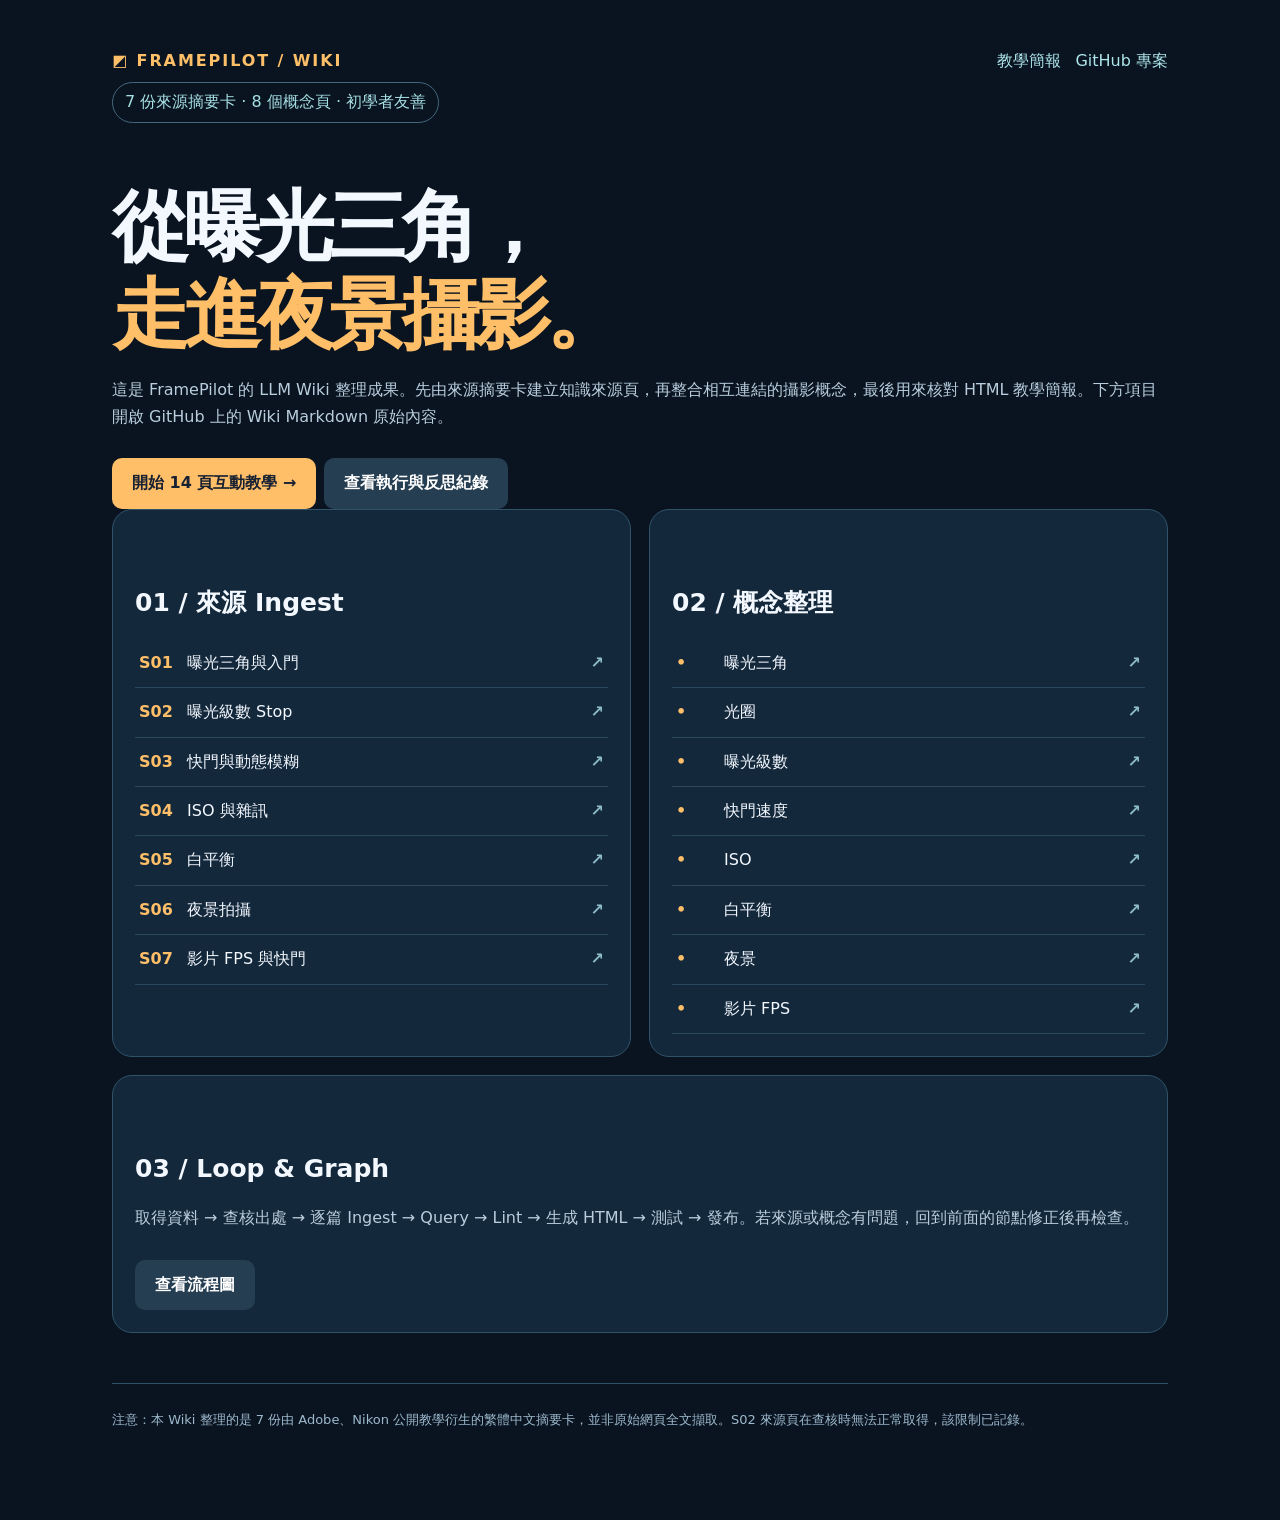
<file: week10/wiki/index.html>
<!doctype html><html lang="zh-Hant"><head><meta charset="utf-8"><meta name="viewport" content="width=device-width,initial-scale=1"><title>FramePilot Wiki｜攝影入門知識庫</title><style>
:root{color-scheme:dark}*{box-sizing:border-box}body{margin:0;background:#091420;color:#f3f8ff;font-family:system-ui,'Noto Sans TC',sans-serif;line-height:1.65}main{max-width:1100px;margin:auto;padding:48px 22px 90px}a{color:inherit;text-decoration:none}header{display:flex;justify-content:space-between;align-items:center;gap:16px}header strong{color:#ffbf69;letter-spacing:.12em}nav{display:flex;gap:14px}nav a{color:#aee6eb}h1{font-size:clamp(38px,6vw,78px);letter-spacing:-.06em;line-height:1.15;margin:52px 0 18px}p{color:#b9cddc}h2{font-size:25px;margin:50px 0 16px}.pill{display:inline-block;padding:6px 12px;border:1px solid #47677e;border-radius:40px;color:#a6dfe3;margin:8px 0}.grid{display:grid;grid-template-columns:repeat(2,minmax(0,1fr));gap:18px}.panel{background:#13283b;border:1px solid #31536a;border-radius:20px;padding:22px}.item{display:flex;align-items:center;gap:14px;padding:11px 4px;border-bottom:1px solid #2a485d}.item:hover{color:#ffbf69}.item strong{color:#ffbf69;width:34px}.item span{flex:1}.item b{color:#8ebbc9}.cta{display:inline-flex;margin:12px 8px 0 0;background:#ffbf69;color:#172131;padding:12px 20px;border-radius:10px;font-weight:800}.cta.alt{background:#263e52;color:white}footer{margin-top:50px;border-top:1px solid #31536a;padding-top:25px;color:#9eb9cd;font-size:13px}@media(max-width:700px){.grid{grid-template-columns:1fr}nav{flex-wrap:wrap}header{align-items:start;flex-direction:column}main{padding-top:20px}}
</style></head><body><main><header><strong>◩ FRAMEPILOT / WIKI</strong><nav><a href="../">教學簡報</a><a href="https://github.com/roberthuang0814/framepilot-fieldnotes/tree/main/week10">GitHub 專案</a></nav></header><div class="pill">7 份來源摘要卡 · 8 個概念頁 · 初學者友善</div><h1>從曝光三角，<br><span style="color:#ffbf69">走進夜景攝影。</span></h1><p>這是 FramePilot 的 LLM Wiki 整理成果。先由來源摘要卡建立知識來源頁，再整合相互連結的攝影概念，最後用來核對 HTML 教學簡報。下方項目開啟 GitHub 上的 Wiki Markdown 原始內容。</p><a class="cta" href="../">開始 14 頁互動教學 →</a><a class="cta alt" href="https://github.com/roberthuang0814/framepilot-fieldnotes/blob/main/week10/wiki/audit.md">查看執行與反思紀錄</a><div class="grid"><section class="panel"><h2>01 / 來源 Ingest</h2><a class="item" href="https://github.com/roberthuang0814/framepilot-fieldnotes/blob/main/week10/wiki/sources/s01-exposure-triangle.md" target="_blank"><strong>S01</strong><span>曝光三角與入門</span><b>↗</b></a><a class="item" href="https://github.com/roberthuang0814/framepilot-fieldnotes/blob/main/week10/wiki/sources/s02-exposure-stops.md" target="_blank"><strong>S02</strong><span>曝光級數 Stop</span><b>↗</b></a><a class="item" href="https://github.com/roberthuang0814/framepilot-fieldnotes/blob/main/week10/wiki/sources/s03-shutter-motion.md" target="_blank"><strong>S03</strong><span>快門與動態模糊</span><b>↗</b></a><a class="item" href="https://github.com/roberthuang0814/framepilot-fieldnotes/blob/main/week10/wiki/sources/s04-iso-noise.md" target="_blank"><strong>S04</strong><span>ISO 與雜訊</span><b>↗</b></a><a class="item" href="https://github.com/roberthuang0814/framepilot-fieldnotes/blob/main/week10/wiki/sources/s05-white-balance.md" target="_blank"><strong>S05</strong><span>白平衡</span><b>↗</b></a><a class="item" href="https://github.com/roberthuang0814/framepilot-fieldnotes/blob/main/week10/wiki/sources/s06-night-photography.md" target="_blank"><strong>S06</strong><span>夜景拍攝</span><b>↗</b></a><a class="item" href="https://github.com/roberthuang0814/framepilot-fieldnotes/blob/main/week10/wiki/sources/s07-video-frame-rate.md" target="_blank"><strong>S07</strong><span>影片 FPS 與快門</span><b>↗</b></a></section><section class="panel"><h2>02 / 概念整理</h2><a class="item" href="https://github.com/roberthuang0814/framepilot-fieldnotes/blob/main/week10/wiki/concepts/exposure-triangle.md" target="_blank"><strong>•</strong><span>曝光三角</span><b>↗</b></a><a class="item" href="https://github.com/roberthuang0814/framepilot-fieldnotes/blob/main/week10/wiki/concepts/aperture.md" target="_blank"><strong>•</strong><span>光圈</span><b>↗</b></a><a class="item" href="https://github.com/roberthuang0814/framepilot-fieldnotes/blob/main/week10/wiki/concepts/exposure-stops.md" target="_blank"><strong>•</strong><span>曝光級數</span><b>↗</b></a><a class="item" href="https://github.com/roberthuang0814/framepilot-fieldnotes/blob/main/week10/wiki/concepts/shutter-speed.md" target="_blank"><strong>•</strong><span>快門速度</span><b>↗</b></a><a class="item" href="https://github.com/roberthuang0814/framepilot-fieldnotes/blob/main/week10/wiki/concepts/iso.md" target="_blank"><strong>•</strong><span>ISO</span><b>↗</b></a><a class="item" href="https://github.com/roberthuang0814/framepilot-fieldnotes/blob/main/week10/wiki/concepts/white-balance.md" target="_blank"><strong>•</strong><span>白平衡</span><b>↗</b></a><a class="item" href="https://github.com/roberthuang0814/framepilot-fieldnotes/blob/main/week10/wiki/concepts/night-photography.md" target="_blank"><strong>•</strong><span>夜景</span><b>↗</b></a><a class="item" href="https://github.com/roberthuang0814/framepilot-fieldnotes/blob/main/week10/wiki/concepts/video-fps.md" target="_blank"><strong>•</strong><span>影片 FPS</span><b>↗</b></a></section></div><section class="panel" style="margin-top:18px"><h2>03 / Loop & Graph</h2><p>取得資料 → 查核出處 → 逐篇 Ingest → Query → Lint → 生成 HTML → 測試 → 發布。若來源或概念有問題，回到前面的節點修正後再檢查。</p><a class="cta alt" href="https://github.com/roberthuang0814/framepilot-fieldnotes/blob/main/week10/docs/workflow.md">查看流程圖</a></section><footer>注意：本 Wiki 整理的是 7 份由 Adobe、Nikon 公開教學衍生的繁體中文摘要卡，並非原始網頁全文擷取。S02 來源頁在查核時無法正常取得，該限制已記錄。</footer></main></body></html>
</file>
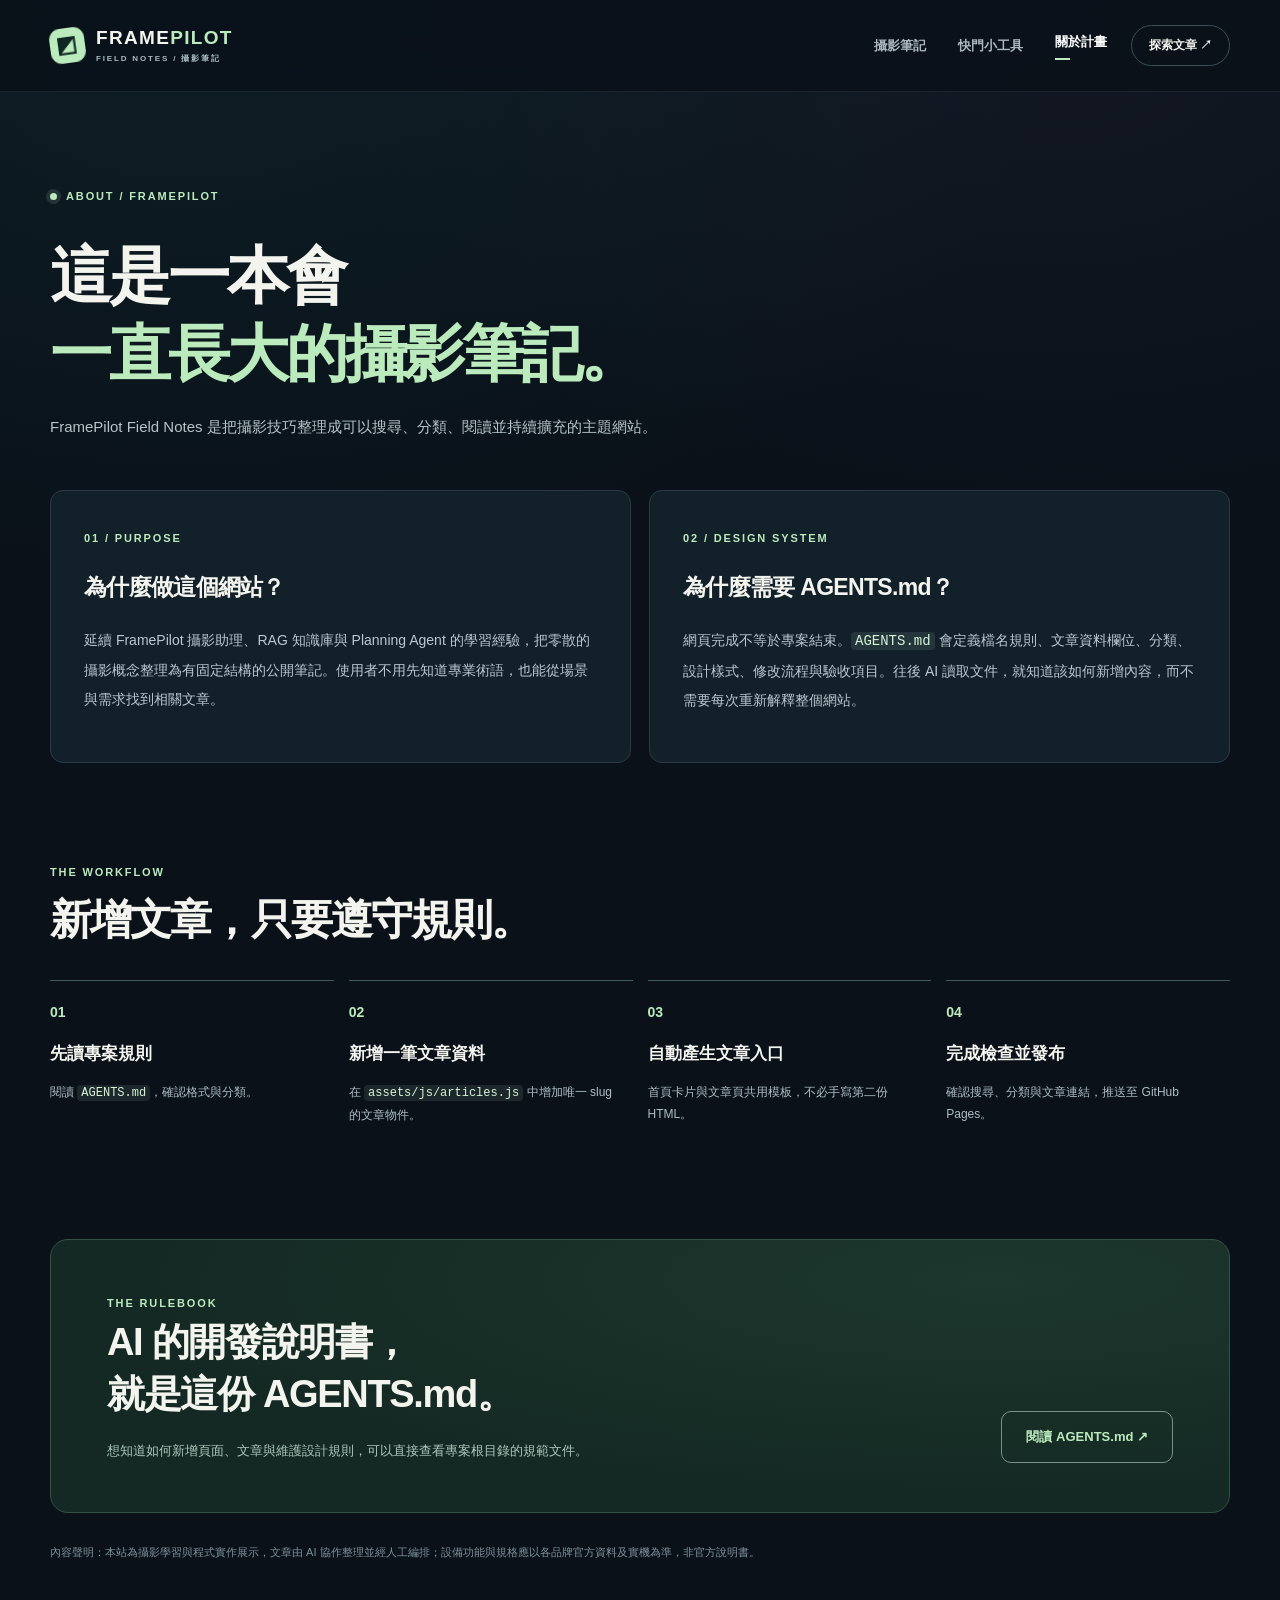
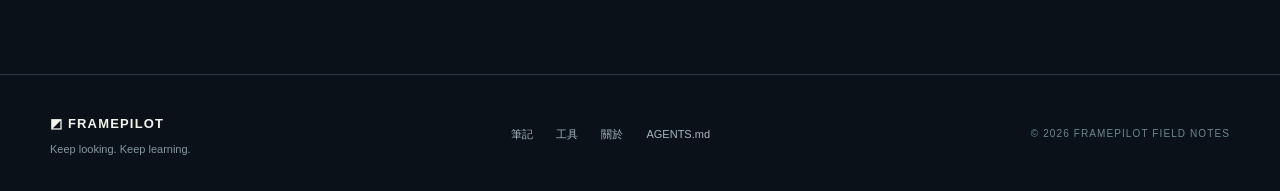
<file: about.html>
<!doctype html>
<html lang="zh-Hant"><head><meta charset="utf-8"/><meta name="viewport" content="width=device-width, initial-scale=1"/><meta name="theme-color" content="#0b131c"/><meta name="description" content="關於 FramePilot 攝影筆記與 AGENTS.md 網站規則"/><title>關於計畫｜FramePilot Field Notes</title><link rel="stylesheet" href="assets/css/style.css"/><script src="assets/js/site.js" defer></script></head>
<body data-page="about"><a class="skip-link" href="#main">跳到主要內容</a><header class="site-header"><div class="container nav-container"><a href="index.html" class="brand"><span class="brand-symbol">◩</span><span>FRAME<span class="brand-accent">PILOT</span><small>FIELD NOTES / 攝影筆記</small></span></a><nav class="nav-links"><a href="index.html">攝影筆記</a><a href="tools.html">快門小工具</a><a class="active" href="about.html">關於計畫</a></nav><a href="index.html#library" class="nav-action">探索文章 ↗</a></div></header>
<main id="main" class="container page-main about-main"><div class="page-intro"><span class="eyebrow"><span class="status-dot"></span> ABOUT / FRAMEPILOT</span><h1>這是一本會<br /><span>一直長大的攝影筆記。</span></h1><p>FramePilot Field Notes 是把攝影技巧整理成可以搜尋、分類、閱讀並持續擴充的主題網站。</p></div>
<section class="about-panels"><div class="about-panel"><span class="section-kicker">01 / PURPOSE</span><h2>為什麼做這個網站？</h2><p>延續 FramePilot 攝影助理、RAG 知識庫與 Planning Agent 的學習經驗，把零散的攝影概念整理為有固定結構的公開筆記。使用者不用先知道專業術語，也能從場景與需求找到相關文章。</p></div><div class="about-panel"><span class="section-kicker">02 / DESIGN SYSTEM</span><h2>為什麼需要 AGENTS.md？</h2><p>網頁完成不等於專案結束。<code>AGENTS.md</code> 會定義檔名規則、文章資料欄位、分類、設計樣式、修改流程與驗收項目。往後 AI 讀取文件，就知道該如何新增內容，而不需要每次重新解釋整個網站。</p></div></section>
<section class="about-workflow"><div class="section-head"><div><p class="section-kicker">THE WORKFLOW</p><h2>新增文章，只要遵守規則。</h2></div></div><div class="step-row"><div><b>01</b><h3>先讀專案規則</h3><p>閱讀 <code>AGENTS.md</code>，確認格式與分類。</p></div><div><b>02</b><h3>新增一筆文章資料</h3><p>在 <code>assets/js/articles.js</code> 中增加唯一 slug 的文章物件。</p></div><div><b>03</b><h3>自動產生文章入口</h3><p>首頁卡片與文章頁共用模板，不必手寫第二份 HTML。</p></div><div><b>04</b><h3>完成檢查並發布</h3><p>確認搜尋、分類與文章連結，推送至 GitHub Pages。</p></div></div></section>
<section class="bottom-cta"><div><span class="section-kicker">THE RULEBOOK</span><h2>AI 的開發說明書，<br />就是這份 AGENTS.md。</h2><p>想知道如何新增頁面、文章與維護設計規則，可以直接查看專案根目錄的規範文件。</p></div><a class="btn btn-outline" href="AGENTS.md">閱讀 AGENTS.md ↗</a></section>
<p class="about-disclaimer">內容聲明：本站為攝影學習與程式實作展示，文章由 AI 協作整理並經人工編排；設備功能與規格應以各品牌官方資料及實機為準，非官方說明書。</p></main>
<footer class="site-footer"><div class="container footer-inner"><div><strong>◩ FRAMEPILOT</strong><p>Keep looking. Keep learning.</p></div><div class="footer-links"><a href="index.html">筆記</a><a href="tools.html">工具</a><a href="about.html">關於</a><a href="AGENTS.md">AGENTS.md</a></div><span>© 2026 FRAMEPILOT FIELD NOTES</span></div></footer></body></html>
</file>
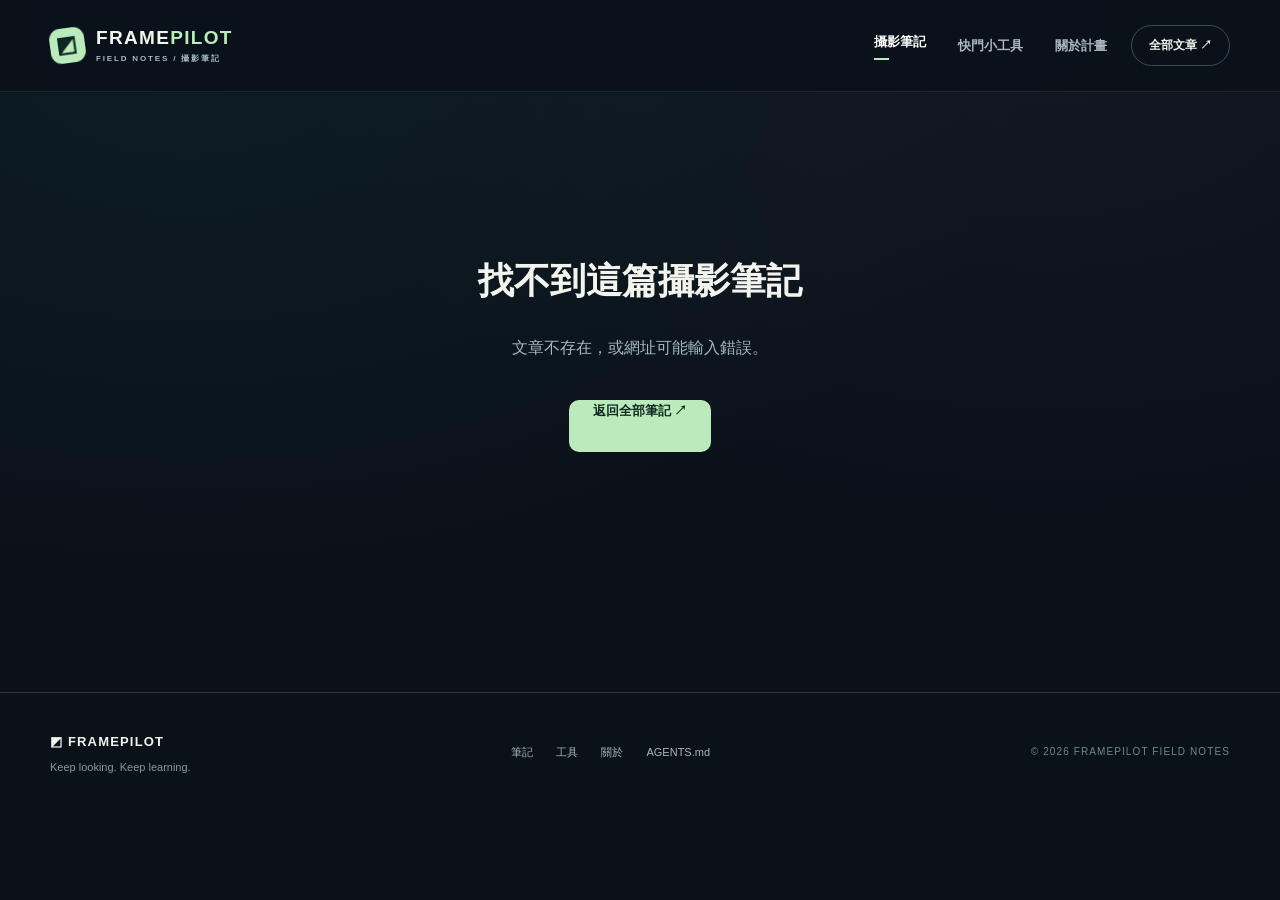
<file: article.html>
<!doctype html>
<html lang="zh-Hant">
<head>
  <meta charset="utf-8" />
  <meta name="viewport" content="width=device-width, initial-scale=1" />
  <meta name="theme-color" content="#0b131c" />
  <meta name="description" content="FramePilot 攝影筆記詳細文章" />
  <title>攝影筆記｜FramePilot Field Notes</title>
  <link rel="stylesheet" href="assets/css/style.css" />
  <script src="assets/js/articles.js" defer></script><script src="assets/js/site.js" defer></script>
</head>
<body data-page="article">
  <a class="skip-link" href="#main">跳到主要內容</a>
  <header class="site-header"><div class="container nav-container"><a href="index.html" class="brand" aria-label="FramePilot 首頁"><span class="brand-symbol">◩</span><span>FRAME<span class="brand-accent">PILOT</span><small>FIELD NOTES / 攝影筆記</small></span></a><nav class="nav-links" aria-label="主要選單"><a class="active" href="index.html">攝影筆記</a><a href="tools.html">快門小工具</a><a href="about.html">關於計畫</a></nav><a href="index.html#library" class="nav-action">全部文章 ↗</a></div></header>
  <main id="main" class="container article-main"><div id="article-app" aria-live="polite"><p class="load-note">正在讀取文章...</p></div></main>
  <footer class="site-footer"><div class="container footer-inner"><div><strong>◩ FRAMEPILOT</strong><p>Keep looking. Keep learning.</p></div><div class="footer-links"><a href="index.html">筆記</a><a href="tools.html">工具</a><a href="about.html">關於</a><a href="AGENTS.md">AGENTS.md</a></div><span>© 2026 FRAMEPILOT FIELD NOTES</span></div></footer>
</body>
</html>
</file>
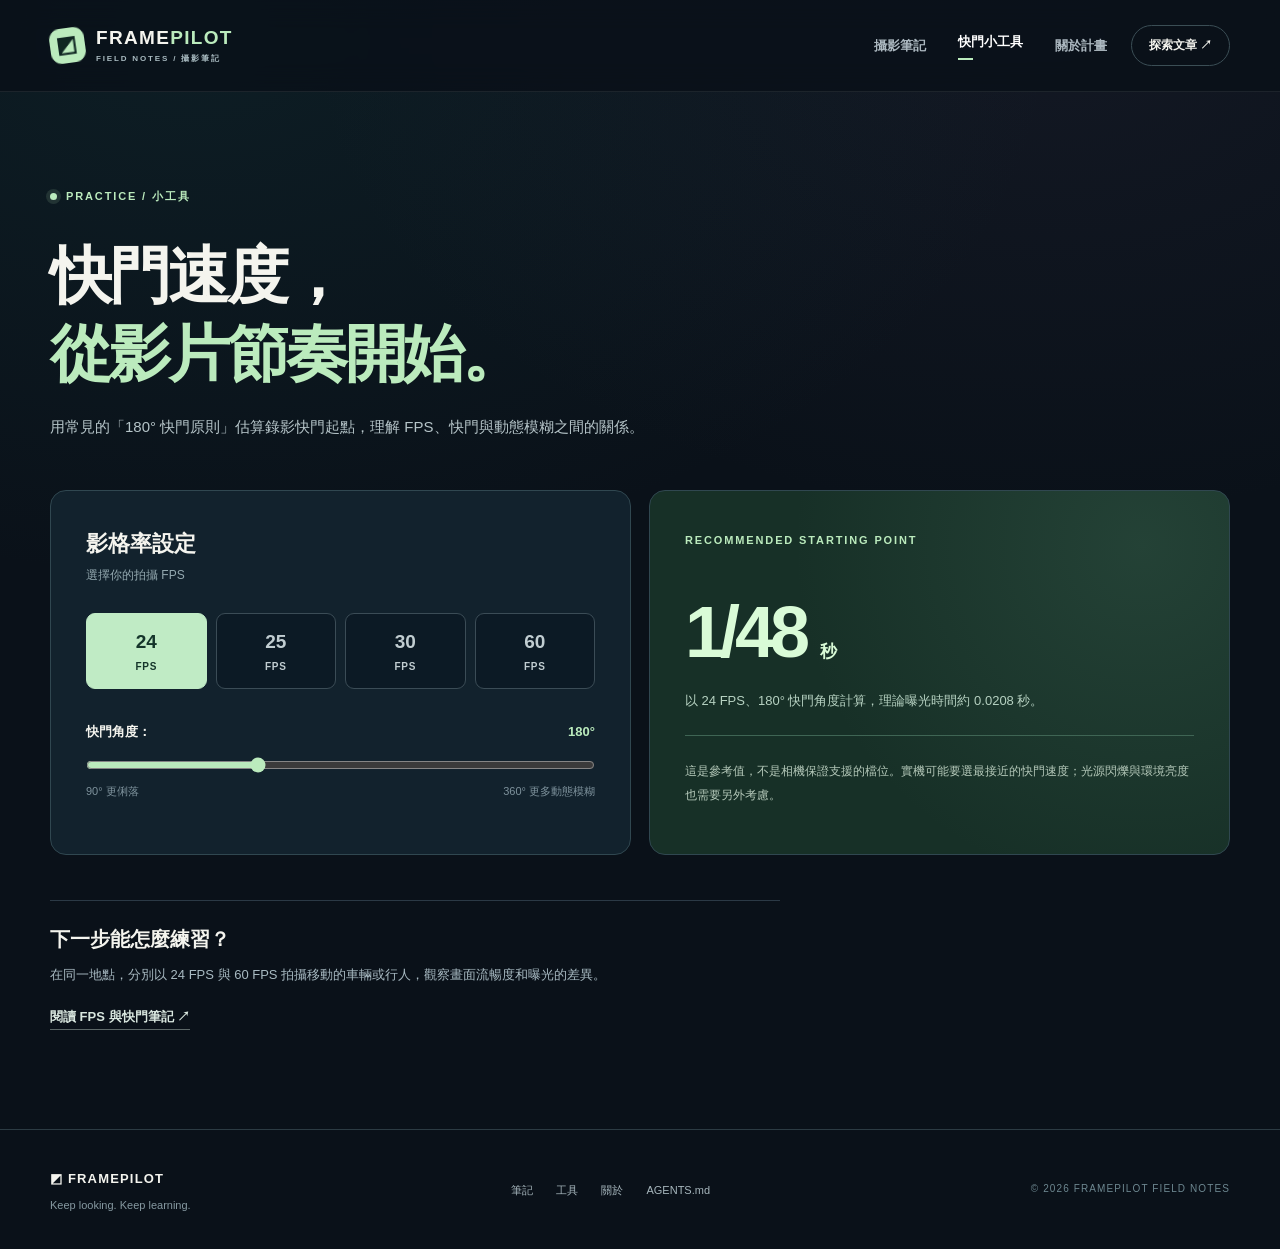
<file: tools.html>
<!doctype html>
<html lang="zh-Hant">
<head><meta charset="utf-8" /><meta name="viewport" content="width=device-width, initial-scale=1" /><meta name="theme-color" content="#0b131c" /><meta name="description" content="FramePilot 快門小工具：依 FPS 估算 180 度快門參考值。" /><title>快門小工具｜FramePilot Field Notes</title><link rel="stylesheet" href="assets/css/style.css" /><script src="assets/js/site.js" defer></script></head>
<body data-page="tools"><a class="skip-link" href="#main">跳到主要內容</a><header class="site-header"><div class="container nav-container"><a href="index.html" class="brand"><span class="brand-symbol">◩</span><span>FRAME<span class="brand-accent">PILOT</span><small>FIELD NOTES / 攝影筆記</small></span></a><nav class="nav-links"><a href="index.html">攝影筆記</a><a class="active" href="tools.html">快門小工具</a><a href="about.html">關於計畫</a></nav><a href="index.html#library" class="nav-action">探索文章 ↗</a></div></header>
<main id="main" class="container page-main"><div class="page-intro"><span class="eyebrow"><span class="status-dot"></span> PRACTICE / 小工具</span><h1>快門速度，<br /><span>從影片節奏開始。</span></h1><p>用常見的「180° 快門原則」估算錄影快門起點，理解 FPS、快門與動態模糊之間的關係。</p></div>
<section class="tool-layout" aria-labelledby="tool-title"><div class="tool-panel"><h2 id="tool-title">影格率設定</h2><p>選擇你的拍攝 FPS</p><div class="fps-options" id="fps-options" role="group" aria-label="影格率"><button type="button" data-fps="24" aria-pressed="true">24<small>FPS</small></button><button type="button" data-fps="25" aria-pressed="false">25<small>FPS</small></button><button type="button" data-fps="30" aria-pressed="false">30<small>FPS</small></button><button type="button" data-fps="60" aria-pressed="false">60<small>FPS</small></button></div><label class="form-label" for="shutter-angle">快門角度：<output id="angle-output">180°</output></label><input id="shutter-angle" type="range" min="90" max="360" value="180" step="30" /><div class="range-labels"><span>90° 更俐落</span><span>360° 更多動態模糊</span></div></div><div class="tool-result" aria-live="polite"><span class="section-kicker">RECOMMENDED STARTING POINT</span><div class="result-big" id="shutter-result">1/48 <small>秒</small></div><p id="shutter-explanation">以 24 FPS、180° 快門角度為起點。</p><div class="tool-divider"></div><p class="tool-note">這是參考值，不是相機保證支援的檔位。實機可能要選最接近的快門速度；光源閃爍與環境亮度也需要另外考慮。</p></div></section>
<div class="content-note"><h3>下一步能怎麼練習？</h3><p>在同一地點，分別以 24 FPS 與 60 FPS 拍攝移動的車輛或行人，觀察畫面流暢度和曝光的差異。</p><a class="text-link" href="article.html?slug=video-fps-shutter">閱讀 FPS 與快門筆記 ↗</a></div></main>
<footer class="site-footer"><div class="container footer-inner"><div><strong>◩ FRAMEPILOT</strong><p>Keep looking. Keep learning.</p></div><div class="footer-links"><a href="index.html">筆記</a><a href="tools.html">工具</a><a href="about.html">關於</a><a href="AGENTS.md">AGENTS.md</a></div><span>© 2026 FRAMEPILOT FIELD NOTES</span></div></footer></body></html>
</file>
<file: assets/css/style.css>
/* FramePilot Field Notes — see AGENTS.md before changing design tokens. */
:root{
  color-scheme:dark;
  --bg:#0a1119;--panel:#111d28;--panel-soft:#14222d;--border:#2b3945;--muted:#a7b5bc;--text:#f4f4ee;
  --accent:#bbebbd;--accent-dark:#173a2d;--warm:#edb183;--max:1180px;--radius:18px;
  --font:-apple-system,BlinkMacSystemFont,"Segoe UI","Noto Sans TC","PingFang TC","Microsoft JhengHei",sans-serif;
}
*{box-sizing:border-box}
html{scroll-behavior:smooth}
body{margin:0;background:var(--bg);color:var(--text);font-family:var(--font);line-height:1.65;-webkit-font-smoothing:antialiased}
body:before{content:"";position:absolute;inset:0 0 auto;height:720px;z-index:-1;background:radial-gradient(ellipse at 15% 5%,rgba(29,92,94,.17),transparent 56%),radial-gradient(ellipse at 82% 4%,rgba(73,66,98,.14),transparent 50%);pointer-events:none}
a{color:inherit;text-decoration:none}a:focus-visible,button:focus-visible,input:focus-visible{outline:3px solid #beecc0;outline-offset:3px}button,input{font:inherit}
button{cursor:pointer}
.container{width:min(calc(100% - 64px),var(--max));margin-inline:auto}
.sr-only{position:absolute;width:1px;height:1px;padding:0;margin:-1px;overflow:hidden;clip:rect(0,0,0,0);white-space:nowrap;border:0}
.skip-link{position:absolute;top:-90px;left:16px;background:var(--accent);color:#102018;z-index:100;padding:12px 20px;border-radius:8px}.skip-link:focus{top:16px}
.site-header{height:92px;display:flex;align-items:center;border-bottom:1px solid rgba(255,255,255,.08);position:relative;z-index:10;background:rgba(10,17,25,.86);backdrop-filter:blur(14px)}
.nav-container{display:flex;align-items:center;justify-content:space-between;gap:24px}
.brand{display:inline-flex;align-items:center;gap:11px;font-weight:850;letter-spacing:.07em;font-size:19px;line-height:1.1;white-space:nowrap}.brand-symbol{width:35px;height:35px;display:grid;place-items:center;border-radius:11px;color:#0f2622;background:var(--accent);font-size:22px;font-weight:700;transform:rotate(-8deg)}.brand-accent{color:var(--accent)}.brand small{display:block;font-size:8px;letter-spacing:.23em;font-weight:700;color:#a8bac0;margin-top:6px}
.nav-links{display:flex;gap:32px;align-items:center;margin-left:auto}.nav-links a{font-size:13px;font-weight:650;color:#acb8c0;transition:color .2s}.nav-links a:hover,.nav-links a.active{color:#fff}.nav-links a.active:after{content:"";display:block;width:15px;height:2px;background:var(--accent);margin-top:5px}
.nav-action{border:1px solid #3b4e55;border-radius:99px;padding:10px 17px;font-size:12px;font-weight:750;white-space:nowrap;transition:background .2s,border-color .2s}.nav-action:hover{background:#1c3440;border-color:var(--accent)}
.hero{display:grid;grid-template-columns:1.18fr .92fr;gap:64px;min-height:650px;padding-top:68px;padding-bottom:72px;align-items:center}
.hero-copy{padding-bottom:12px}.eyebrow{display:inline-flex;align-items:center;gap:9px;font-size:11px;font-weight:800;letter-spacing:.17em;color:var(--accent);text-transform:uppercase}.status-dot{width:7px;height:7px;border-radius:50%;background:var(--accent);box-shadow:0 0 0 4px rgba(187,235,189,.12)}
.hero h1{font-size:clamp(34px,4.15vw,59px);line-height:1.24;letter-spacing:-.055em;margin:29px 0 23px;font-weight:850}.hero h1 span,.page-intro h1 span,.not-found h1 span{color:var(--accent)}.hero-lede{font-size:15px;line-height:2.08;color:#b5c0c6;margin:0 0 33px}.hero-actions{display:flex;align-items:center;gap:30px}.btn{display:inline-flex;justify-content:center;align-items:center;gap:20px;min-height:52px;padding:0 24px;border-radius:10px;font-weight:800;font-size:13px;transition:transform .2s,background .2s}.btn:hover{transform:translateY(-2px)}.btn-primary{background:var(--accent);color:#102b21}.btn-primary:hover{background:#d7ffd7}.btn-outline{border:1px solid #77918a;color:var(--accent);background:transparent}.btn-outline:hover{background:#18322d}.text-link{color:#d9e7df;font-weight:750;font-size:13px;border-bottom:1px solid rgba(218,236,223,.4);padding-bottom:5px}.text-link:hover{color:var(--accent)}
.hero-stats{display:flex;gap:32px;margin-top:69px;padding-top:25px;border-top:1px solid #2a3943}.hero-stats div{display:flex;flex-direction:column;gap:1px}.hero-stats strong{font-size:23px;font-weight:820;font-feature-settings:"tnum"}.hero-stats span{font-size:11px;color:#91a4ab}
.hero-art{height:520px;position:relative;overflow:hidden;border-radius:22px;border:1px solid rgba(255,255,255,.16);box-shadow:0 20px 70px rgba(0,0,0,.38);background:#1a3042}.hero-art img{width:100%;height:100%;object-fit:cover;display:block}.hero-art:after{content:"";position:absolute;inset:0;background:linear-gradient(180deg,rgba(5,14,21,.36) 0%,transparent 28%,transparent 55%,rgba(5,14,21,.79) 100%);pointer-events:none}.art-overlay-top,.art-overlay-bottom,.art-crosshair{position:absolute;z-index:2}.art-overlay-top{left:24px;right:24px;top:22px;display:flex;align-items:center;gap:8px;font-size:10px;letter-spacing:.15em;font-weight:800}.art-dot{width:8px;height:8px;border-radius:50%;background:var(--warm)}.art-time{margin-left:auto;color:#dee1e1}.art-overlay-bottom{bottom:29px;left:31px;display:flex;flex-direction:column;gap:5px}.art-overlay-bottom>span,.art-overlay-bottom>small{font-size:10px;font-weight:780;letter-spacing:.19em;color:#e8e0d4}.art-overlay-bottom>strong{font-size:26px;letter-spacing:.02em}.art-crosshair{right:24px;bottom:31px;font-size:35px;font-weight:200;color:#f0e8df}
.separator{border-top:1px solid var(--border);display:flex;justify-content:space-between;padding-top:13px;color:#788c96;font-size:10px;letter-spacing:.2em;font-weight:750}
.library{padding-top:97px;padding-bottom:110px;scroll-margin-top:20px}.section-head{display:flex;align-items:end;justify-content:space-between;gap:30px;margin-bottom:34px}.section-kicker{color:var(--accent);font-size:11px;letter-spacing:.17em;font-weight:820;margin:0 0 12px}.section-head h2{font-size:clamp(29px,3.5vw,42px);line-height:1.25;letter-spacing:-.045em;margin:0}.section-head h2 span{color:var(--accent)}.section-head>p{font-size:13px;line-height:1.9;color:#94a4ab;text-align:right;margin:0 0 4px}
.filter-toolbar{display:flex;align-items:center;justify-content:space-between;gap:18px;border:1px solid #2b3b47;padding:14px;border-radius:14px;background:#101b24;flex-wrap:wrap}.category-filters{display:flex;gap:7px;flex-wrap:wrap}.category-filters button{background:transparent;color:#adbcc1;border:1px solid transparent;border-radius:9px;padding:10px 13px;font-size:12px;font-weight:750}.category-filters button:hover{color:#fff;border-color:#3c515a}.category-filters button[aria-pressed=true]{background:var(--accent);color:#173228}.search-field{display:flex;align-items:center;gap:8px;min-width:235px;height:40px;border:1px solid #334653;border-radius:8px;padding:0 13px;color:#7e9aa4;background:#0a151e}.search-field:focus-within{border-color:var(--accent)}.search-field>span:first-child{font-size:24px;line-height:1}.search-field input{border:none;outline:none;background:transparent;color:var(--text);width:100%;font-size:12px}.search-field input::placeholder{color:#7b9099}
.results-heading{display:flex;justify-content:space-between;gap:20px;padding:22px 3px 18px;color:#93a5ad;font-size:12px}
.article-grid{display:grid;grid-template-columns:repeat(3,minmax(0,1fr));gap:18px}.article-card{min-height:304px;display:flex;flex-direction:column;background:#121f2a;border:1px solid #2d3d49;border-radius:14px;padding:23px 22px 20px;position:relative;overflow:hidden;transition:transform .22s,border-color .22s,background .22s}.article-card:before{content:"";height:3px;position:absolute;inset:0 0 auto;background:var(--article-accent,#bbe6b8)}.article-card:hover{transform:translateY(-5px);border-color:#567d77;background:#172835}.article-card .card-top{display:flex;justify-content:space-between;align-items:center;margin-bottom:35px}.card-index{font-size:11px;color:#78919c;letter-spacing:.15em}.card-arrow{display:grid;place-items:center;width:30px;height:30px;border-radius:50%;border:1px solid #455d60;color:var(--article-accent,#bbe6b8);font-size:18px}.card-category{color:var(--article-accent,#bbe6b8);font-size:11px;font-weight:820;letter-spacing:.05em;margin-bottom:11px}.article-card h3{font-size:20px;line-height:1.42;letter-spacing:-.03em;margin:0 0 11px}.article-card>p{font-size:12px;line-height:1.75;color:#aebcc2;margin:0 0 24px}.article-card .card-bottom{display:flex;gap:12px;align-items:center;justify-content:space-between;margin-top:auto;padding-top:14px;border-top:1px solid #2d3d48;color:#8fa5ad;font-size:11px}.card-tag{color:#d8e4e0}.article-card.accent-aqua{--article-accent:#b8e8c5}.article-card.accent-violet{--article-accent:#c2b9f2}.article-card.accent-amber{--article-accent:#f1c39a}.article-card.accent-mint{--article-accent:#a1dddc}.article-card.accent-coral{--article-accent:#eda3a0}.article-card.accent-blue{--article-accent:#a3bdf0}.article-card.accent-lavender{--article-accent:#d0bbf1}.article-card.accent-sunset{--article-accent:#ffc39a}.empty-state{padding:60px;text-align:center;color:#a7bac2;border:1px dashed #3b4e55;border-radius:12px}.empty-state[hidden]{display:none}
.bottom-cta{border:1px solid #345147;background:radial-gradient(ellipse at 80% 15%,rgba(80,132,106,.15),transparent 65%),#142923;border-radius:18px;padding:49px 56px;display:flex;align-items:end;justify-content:space-between;gap:34px;margin-bottom:100px}.bottom-cta h2{font-size:clamp(27px,3.1vw,38px);line-height:1.37;margin:0 0 18px;letter-spacing:-.035em}.bottom-cta p:not(.section-kicker){max-width:540px;margin:0;font-size:13px;line-height:1.95;color:#acc7bd}.bottom-cta code,.about-panel code,.step-row code{background:rgba(198,237,201,.1);color:#d4f6d6;border-radius:4px;padding:1px 4px}.bottom-cta .btn{flex-shrink:0}
.site-footer{border-top:1px solid #2c3b43;padding:35px 0}.footer-inner{display:flex;align-items:center;justify-content:space-between;gap:18px}.footer-inner strong{letter-spacing:.09em;font-size:13px}.footer-inner p{color:#8699a1;font-size:11px;margin:4px 0 0}.footer-inner>span{font-size:10px;color:#6d8790;letter-spacing:.11em}.footer-links{display:flex;align-items:center;gap:23px;font-size:11px;color:#a7b7bd}.footer-links a:hover{color:var(--accent)}
/* Article */
.article-main{padding-top:55px;padding-bottom:100px;min-height:65vh}.article-breadcrumb{display:flex;align-items:center;gap:11px;color:#93a6ae;font-size:12px;margin-bottom:44px}.article-breadcrumb a:hover{color:var(--accent)}.article-eyebrow{color:var(--article-accent,var(--accent));font-size:11px;letter-spacing:.16em;font-weight:820}.article-heading h1{font-size:clamp(35px,4.8vw,62px);line-height:1.2;max-width:850px;letter-spacing:-.055em;margin:18px 0}.article-subtitle{color:#b6c4c7;font-size:16px;line-height:1.9;max-width:760px}.article-meta{display:flex;align-items:center;gap:12px;flex-wrap:wrap;margin:29px 0 33px;color:#9cadb6;font-size:12px}.article-meta span:not(:last-child){border-right:1px solid #3a515a;padding-right:12px}.article-visual{height:245px;border:1px solid rgba(255,255,255,.12);border-radius:16px;background:linear-gradient(114deg,#244a4a 0%,#25394f 52%,#594251 100%);overflow:hidden;position:relative;display:flex;align-items:end;padding:28px 35px}.article-visual:before{content:"";position:absolute;width:480px;height:460px;right:-50px;top:-230px;border-radius:50%;border:65px solid rgba(255,255,255,.07)}.article-visual:after{content:"";position:absolute;inset:0;background:radial-gradient(circle at 77% 47%,rgba(232,177,126,.22),transparent 35%)}.article-visual span{font-size:11px;letter-spacing:.21em;position:relative;z-index:1;color:#dbe6e2}.article-visual strong{display:block;font-size:35px;letter-spacing:.06em;margin-top:7px}.article-layout{display:grid;grid-template-columns:minmax(0,1fr) 260px;gap:80px;margin-top:55px}.article-content{max-width:780px}.article-content p{font-size:15px;line-height:2.08;color:#bcc9cf;margin:0 0 24px}.article-content h2{font-size:24px;letter-spacing:-.04em;margin:48px 0 18px;line-height:1.4;color:#f4f7f3;scroll-margin-top:25px}.article-content ul{padding-left:1.5em;color:#bdcbd0;line-height:1.95;font-size:14px;margin:0 0 25px}.article-content li{padding-left:4px;margin-bottom:9px}.article-content ul li::marker{color:#add9bc}.article-content .article-steps{list-style:none;padding:0;counter-reset:step}.article-step{display:flex;gap:18px;margin:0 0 25px}.article-step .step-num{width:32px;height:32px;border-radius:10px;background:#1c3936;border:1px solid #42675c;color:var(--accent);display:grid;place-items:center;flex-shrink:0;font-size:12px;font-weight:800}.article-step h3{font-size:15px;margin:0 0 5px}.article-step p{font-size:13px;line-height:1.9;margin:0}.callout{border:1px solid #486b5d;background:rgba(72,114,91,.13);border-radius:11px;padding:20px 23px;margin:27px 0}.callout.caution{background:rgba(163,98,79,.12);border-color:#805e55}.callout strong{display:block;margin-bottom:8px;font-size:13px;color:var(--accent)}.callout.caution strong{color:#f3bcad}.callout p{font-size:13px;line-height:1.9;margin:0}.table-scroll{overflow-x:auto;margin:23px 0 31px;border:1px solid #344854;border-radius:10px}.article-table{border-collapse:collapse;width:100%;font-size:13px;text-align:left;min-width:460px}.article-table th{color:#d5f1d6;background:#18312d;padding:14px 17px;font-weight:750}.article-table td{padding:14px 17px;border-top:1px solid #2d414a;color:#beced1;vertical-align:top}.article-table td:not(:last-child),.article-table th:not(:last-child){border-right:1px solid #2d414a}.article-side{align-self:start;position:sticky;top:30px}.article-side .side-title{font-size:11px;letter-spacing:.13em;color:#96aab2;font-weight:850;margin:0 0 16px}.article-side nav{border-left:1px solid #334750;padding-left:18px;display:flex;flex-direction:column;gap:16px}.article-side nav a{font-size:12px;line-height:1.6;color:#a6b9c0}.article-side nav a:hover{color:#d4f3d5}.article-side-note{margin-top:38px;padding:20px;border:1px solid #355048;border-radius:12px;background:#132620;color:#b3c9bc;font-size:12px;line-height:1.85}.article-side-note strong{display:block;color:#d8f3d9;margin-bottom:7px}.article-end{border-top:1px solid var(--border);padding-top:30px;margin-top:52px}.article-end a{font-size:13px;color:#c8f3cc;font-weight:800}.article-notfound{padding:80px 10px 140px;text-align:center}.article-notfound h1{font-size:36px}.article-notfound p{color:#a3b7c0}.article-notfound a{display:inline-block;margin-top:23px}.article-related{margin-top:85px}.article-related>h2{font-size:27px;margin:0 0 25px}.related-grid{display:grid;grid-template-columns:repeat(2,minmax(0,1fr));gap:16px}.related-card{border:1px solid #32464f;border-radius:12px;padding:22px;background:#12222d;transition:border-color .2s}.related-card:hover{border-color:#83bd9c}.related-card small{display:block;color:var(--accent);margin-bottom:12px;font-size:11px}.related-card strong{font-size:16px}
/* Tools and about */
.page-main{padding-top:90px;padding-bottom:100px;min-height:60vh}.page-intro .eyebrow{margin-bottom:12px}.page-intro h1{font-size:clamp(36px,5vw,62px);line-height:1.26;letter-spacing:-.05em;margin:19px 0 19px}.page-intro>p{max-width:700px;line-height:2.0;color:#b6c5c9;margin:0 0 48px;font-size:15px}.tool-layout{display:grid;grid-template-columns:1fr 1fr;gap:18px;margin:35px 0 45px}.tool-panel,.tool-result{border:1px solid #304750;border-radius:16px;background:#12222d;padding:35px;min-height:318px}.tool-panel h2{margin:0 0 4px;font-size:22px}.tool-panel>p{color:#94a9b0;font-size:12px;margin:0 0 27px}.fps-options{display:grid;grid-template-columns:repeat(4,1fr);gap:9px;margin:0 0 32px}.fps-options button{background:#0c1a25;border:1px solid #3b4c56;color:#c1cdd1;border-radius:9px;padding:12px 8px;font-size:19px;font-weight:820}.fps-options button small{display:block;font-size:10px;margin-top:2px;letter-spacing:.07em}.fps-options button[aria-pressed=true]{background:#c0ebc5;border-color:#c0ebc5;color:#15352b}.form-label{font-weight:750;font-size:13px;display:flex;justify-content:space-between}.form-label output{color:var(--accent)}input[type=range]{width:100%;margin:15px 0 8px;accent-color:var(--accent)}.range-labels{display:flex;justify-content:space-between;color:#7e929c;font-size:11px}.tool-result{background:radial-gradient(circle at 85% 15%,rgba(87,137,114,.2),transparent 60%),#173027}.result-big{font-size:clamp(44px,6vw,72px);line-height:1.25;letter-spacing:-.07em;font-weight:850;color:#d9fbd7;margin:35px 0 12px}.result-big small{font-size:17px;font-weight:600;letter-spacing:0}.tool-result>p{color:#b7d2c2;font-size:13px}.tool-divider{height:1px;background:#3f6554;margin:23px 0}.tool-result .tool-note{font-size:12px;line-height:2;color:#b4c8b9}.content-note{border-top:1px solid var(--border);max-width:730px;padding-top:22px}.content-note h3{font-size:20px;margin:0 0 6px}.content-note p{font-size:13px;line-height:1.95;color:#a8bac2;margin:0 0 16px}.about-panels{display:grid;grid-template-columns:repeat(2,1fr);gap:18px}.about-panel{border:1px solid var(--border);border-radius:13px;padding:33px;background:#12202a}.about-panel h2{font-size:23px;letter-spacing:-.03em}.about-panel p:not(.section-kicker){color:#b9c9cf;font-size:14px;line-height:2.1}.about-workflow{margin:100px 0}.step-row{display:grid;grid-template-columns:repeat(4,1fr);gap:15px}.step-row>div{border-top:1px solid #3e5b58;padding:18px 10px 0 0}.step-row b{color:var(--accent);font-size:14px}.step-row h3{font-size:17px;margin:15px 0 8px}.step-row p{color:#adbec4;line-height:1.9;font-size:12px}.about-main .bottom-cta{margin:60px 0 30px}.about-disclaimer{color:#7d9199;font-size:11px;line-height:1.8}.not-found{min-height:100vh;display:grid;place-items:center}.not-found h1{font-size:50px;letter-spacing:-.05em}.not-found p{color:#a3bac0;margin-bottom:28px}
/* Motion and narrow screens */
@media (prefers-reduced-motion:reduce){html{scroll-behavior:auto}*,*:before,*:after{transition:none!important;animation:none!important}}
@media (max-width:1020px){.hero{gap:35px;grid-template-columns:1.05fr .95fr}.hero-art{height:465px}.article-grid{grid-template-columns:repeat(2,minmax(0,1fr))}.article-layout{gap:38px;grid-template-columns:minmax(0,1fr) 200px}.nav-links{gap:17px}}
@media (max-width:740px){.container{width:min(calc(100% - 36px),var(--max))}.site-header{height:auto;min-height:75px;padding:16px 0}.nav-container{flex-wrap:wrap;gap:14px}.nav-links{order:3;width:100%;justify-content:center;gap:26px;border-top:1px solid #2a3b45;padding-top:12px}.nav-action{display:none}.brand{font-size:17px}.hero{grid-template-columns:1fr;padding-top:48px;padding-bottom:46px;gap:42px}.hero h1{font-size:clamp(34px,8.1vw,49px);margin-top:23px}.hero-lede{font-size:14px}.hero-stats{margin-top:44px;gap:28px}.hero-art{height:380px}.art-overlay-bottom strong{font-size:22px}.library{padding-top:70px;padding-bottom:70px}.section-head{align-items:start}.section-head>p{display:none}.filter-toolbar{align-items:stretch}.search-field{width:100%}.category-filters{width:100%;gap:3px}.category-filters button{font-size:11px;padding:9px 11px}.article-grid{grid-template-columns:1fr}.article-card{min-height:270px}.bottom-cta{flex-direction:column;align-items:start;padding:32px 26px;margin-bottom:70px}.footer-inner{flex-wrap:wrap}.footer-inner>span{width:100%}.article-main{padding-top:30px}.article-heading h1{font-size:36px}.article-visual{height:170px}.article-visual strong{font-size:28px}.article-layout{display:block;margin-top:30px}.article-side{position:static;margin:50px 0 0;border-top:1px solid var(--border);padding-top:23px}.related-grid{grid-template-columns:1fr}.tool-layout,.about-panels{grid-template-columns:1fr}.page-main{padding-top:58px}.page-intro h1{font-size:39px}.step-row{grid-template-columns:repeat(2,1fr);gap:28px}.tool-panel,.tool-result{padding:24px}.desktop-only{display:none}}
@media(max-width:420px){.hero-actions{gap:18px;flex-wrap:wrap}.hero-stats{gap:20px}.hero-stats strong{font-size:20px}.hero-stats span{font-size:10px}.nav-links{gap:18px}.nav-links a{font-size:12px}.step-row{grid-template-columns:1fr}.fps-options{gap:5px}.fps-options button{padding:9px 4px}}
</file>
